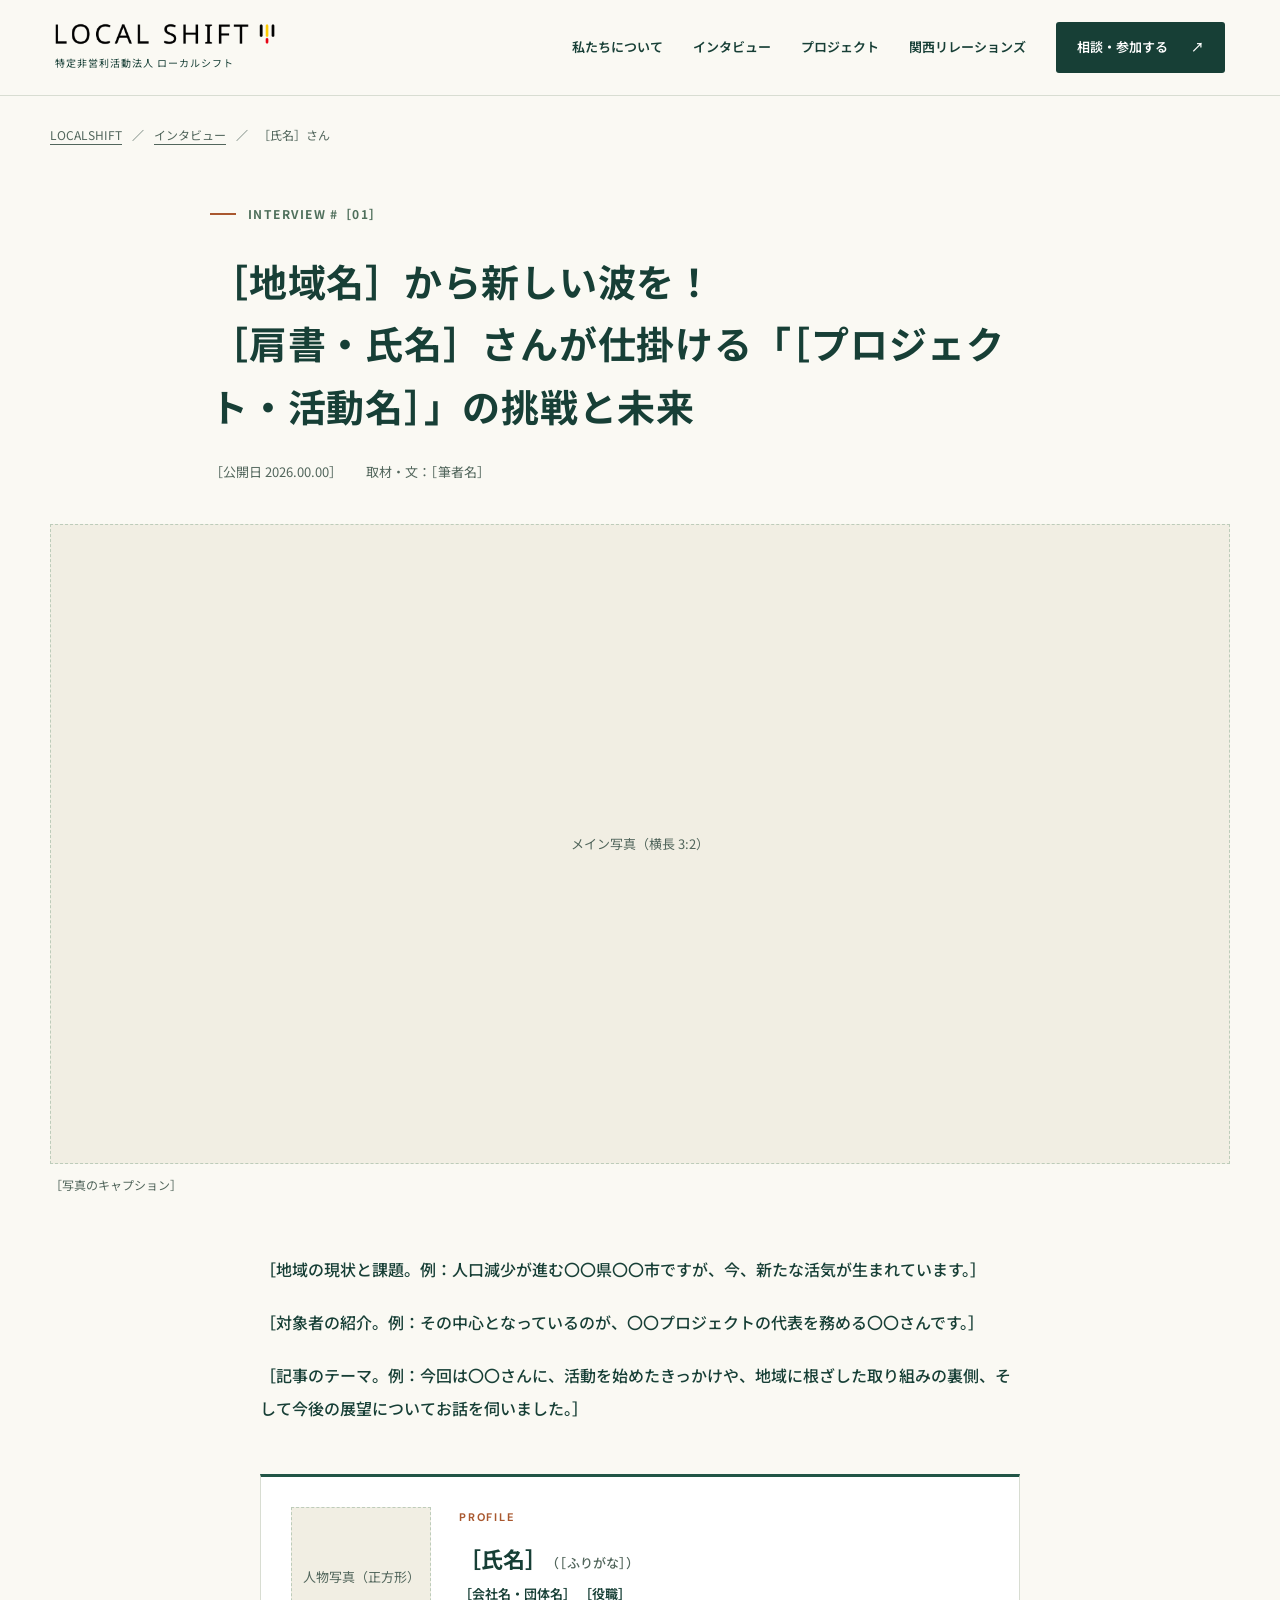
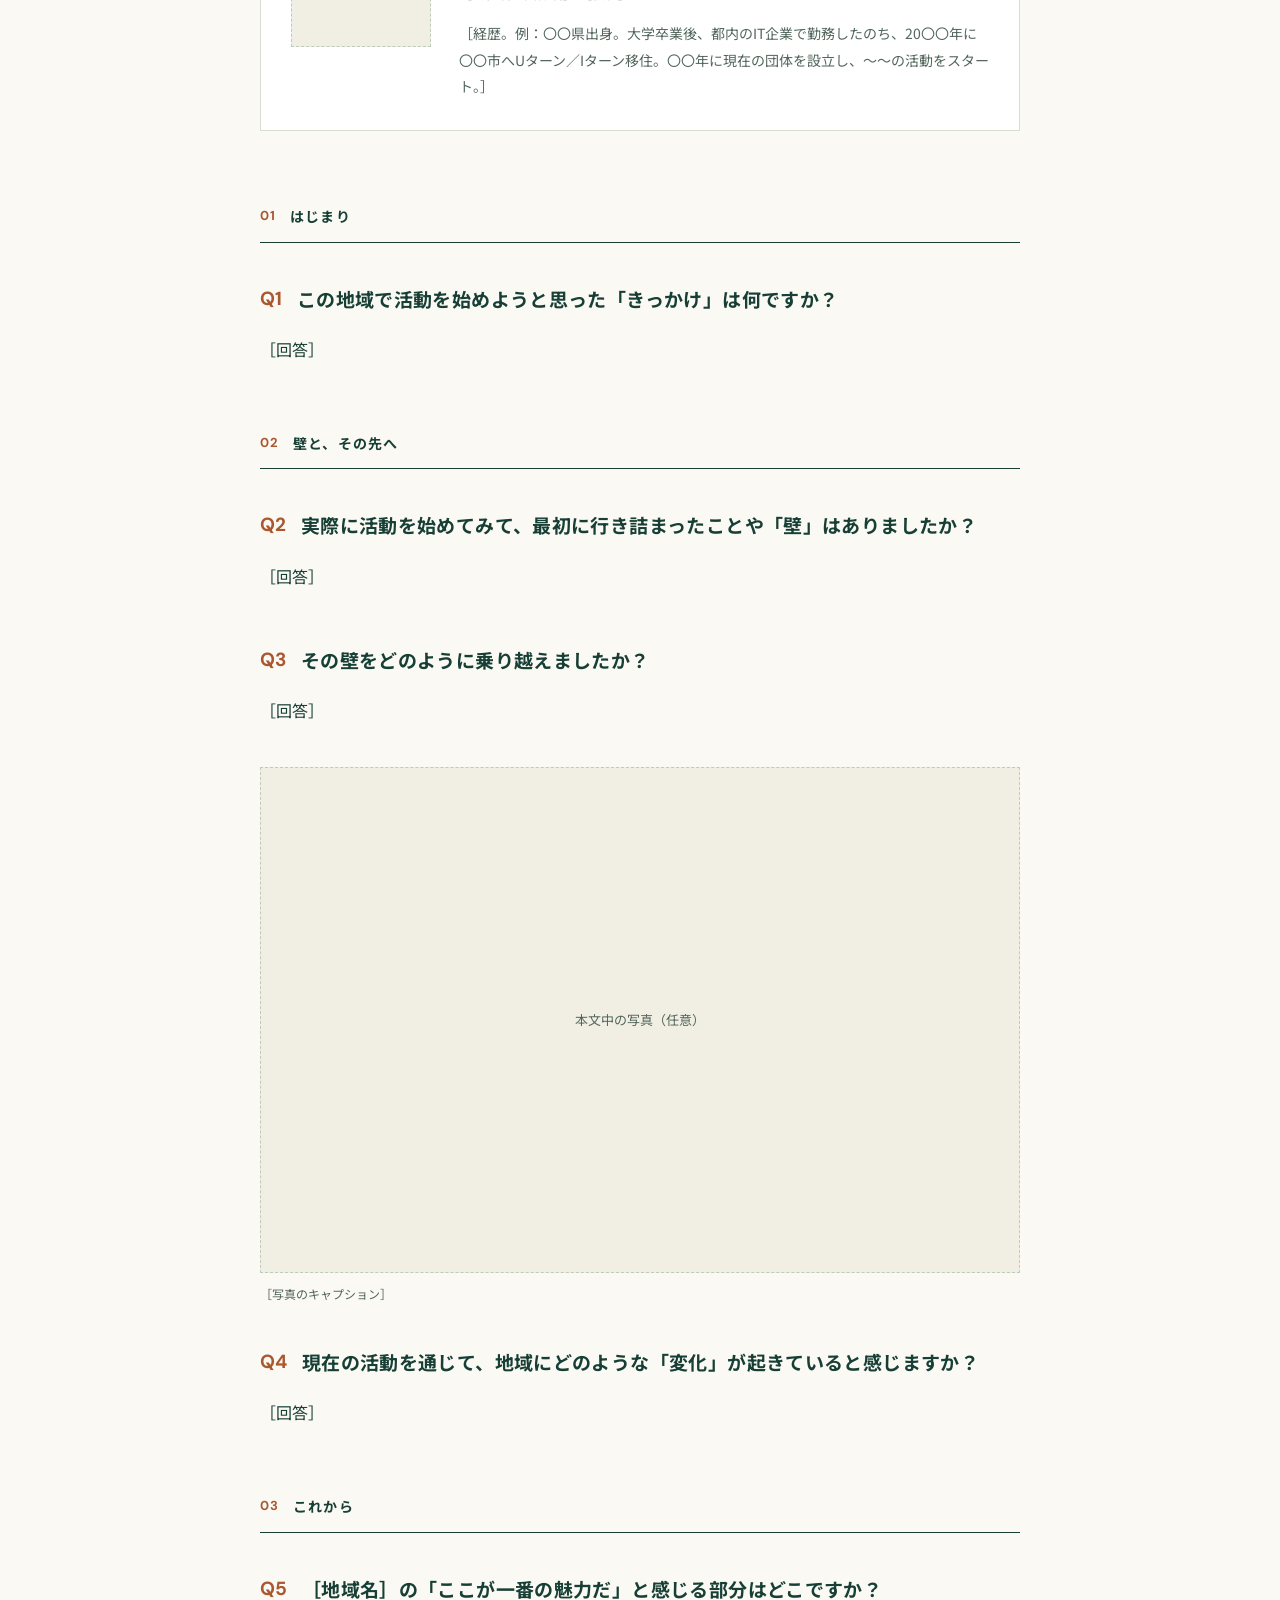
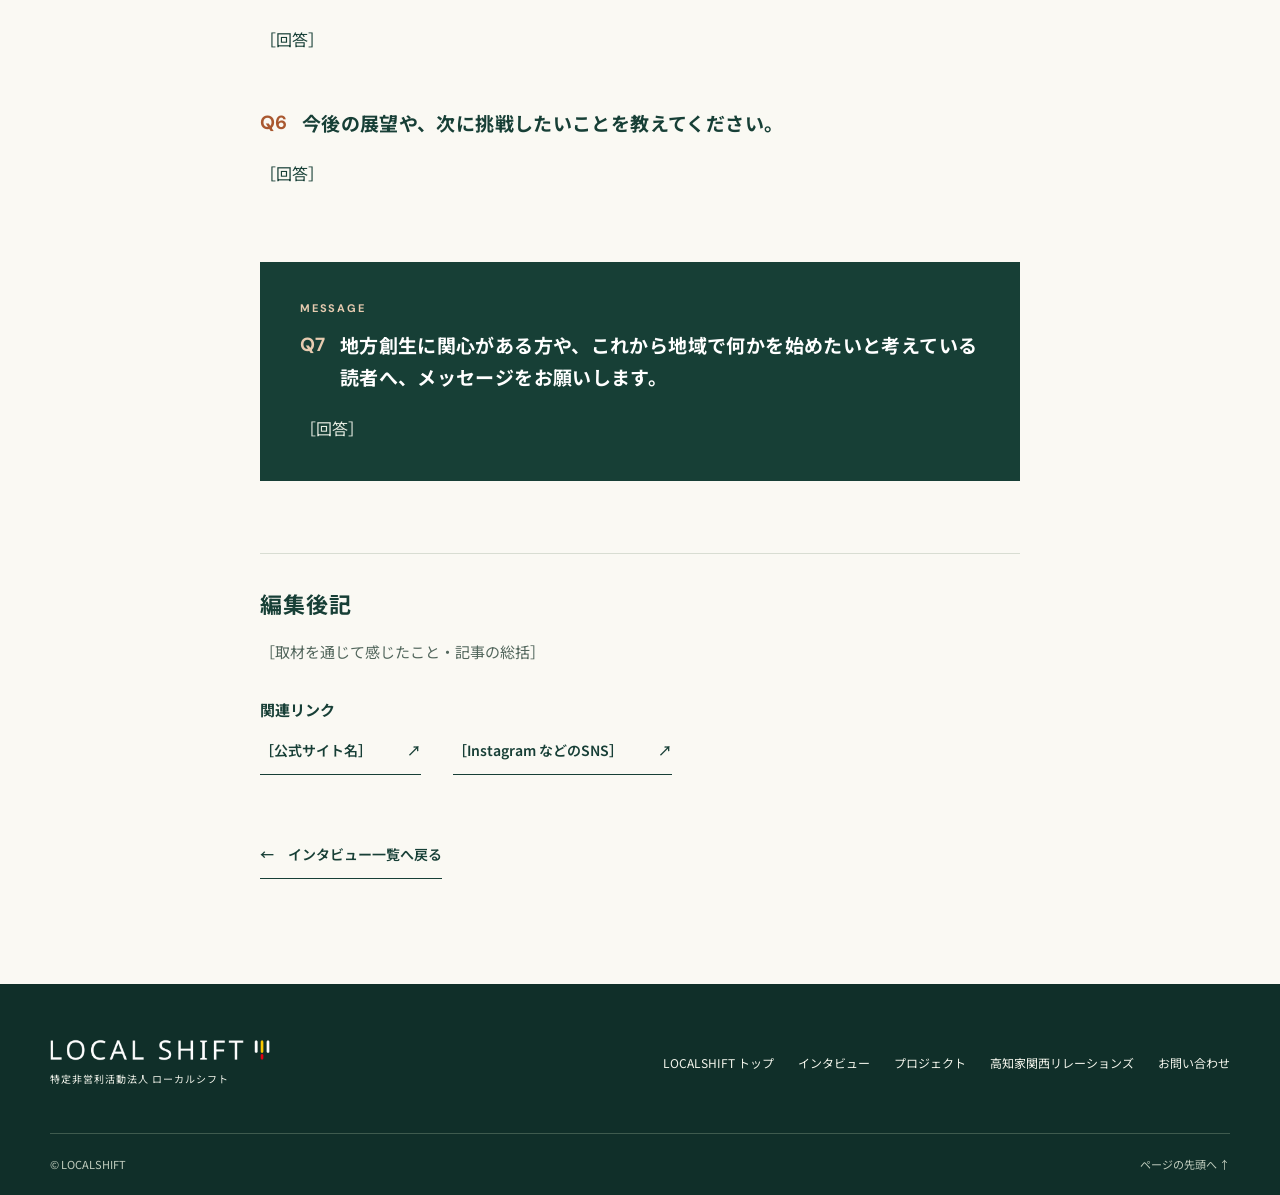
<file: interview-template.html>
<!doctype html>
<!--
  Interview article template (NOT published: excluded from scripts/build.mjs).
  Usage:
    1. Copy this file as interview-01.html (02, 03 ...).
    2. Replace every ［...］ placeholder. Guidance is written in HTML comments.
    3. Remove <meta name="robots" content="noindex">.
    4. Add the file and its photos to scripts/build.mjs, and add a card to the list.
  Two series use this template:
    - LOCALSHIFT "高知で活躍する人に、会いに行く" (default): list = interviews.html
    - 高知家関西リレーションズ "関西で活躍する高知の人に、会いに行く": list = #interview in kansai-relations.html.
      Change the breadcrumb middle link to kansai-relations.html (高知家関西リレーションズ),
      the eyebrow to "高知家関西リレーションズ INTERVIEW #01", and the back link to kansai-relations.html#interview.
-->
<html lang="ja">
<head>
  <meta charset="utf-8">
  <meta name="viewport" content="width=device-width, initial-scale=1">
  <meta name="robots" content="noindex">
  <meta name="description" content="［記事の要約。誰が・どこで・何をしているかを1〜2文で］">
  <meta name="theme-color" content="#173f36">
  <title>［氏名］さんインタビュー｜LOCALSHIFT</title>
  <link rel="icon" href="favicon.svg" type="image/svg+xml">
  <link rel="stylesheet" href="style.css">
  <script src="site.js" defer></script>
</head>
<body>
  <a class="skip-link" href="#main">本文へ移動</a>
  <header class="site-header">
    <a class="brand" href="index.html" aria-label="LOCALSHIFT トップへ"><img class="brand-logo" src="assets/logo.png" width="354" height="36" alt="LOCAL SHIFT"><span class="brand-sub">特定非営利活動法人 ローカルシフト</span></a>
    <nav class="desktop-nav" aria-label="メインナビゲーション"><a href="index.html#about">私たちについて</a><a href="interviews.html">インタビュー</a><a href="index.html#news">プロジェクト</a><a href="kansai-relations.html">関西リレーションズ</a><a href="index.html#contact" class="nav-contact">相談・参加する <span aria-hidden="true">↗</span></a></nav>
    <details class="mobile-nav"><summary>メニュー <span aria-hidden="true">＋</span></summary><nav aria-label="モバイルナビゲーション"><a href="index.html">LOCALSHIFT トップ</a><a href="interviews.html">インタビュー一覧</a><a href="index.html#news">プロジェクト</a><a href="kansai-relations.html">高知家関西リレーションズ</a><a href="index.html#contact">相談・参加する</a></nav></details>
  </header>
  <main id="main">
    <nav class="breadcrumb wrap" aria-label="パンくずリスト"><a href="index.html">LOCALSHIFT</a><span aria-hidden="true">／</span><a href="interviews.html">インタビュー</a><span aria-hidden="true">／</span><span aria-current="page">［氏名］さん</span></nav>

    <article class="interview-article" id="top">
      <header class="interview-header wrap">
        <p class="eyebrow"><span class="small-line"></span> INTERVIEW #［01］</p>
        <!-- Title pattern: ［地域名］から新しい波を！［肩書・氏名］さんが仕掛ける「［プロジェクト・活動名］」の挑戦と未来 -->
        <h1>［地域名］から新しい波を！<br>［肩書・氏名］さんが仕掛ける「［プロジェクト・活動名］」の挑戦と未来</h1>
        <p class="interview-byline"><time datetime="2026-00-00">［公開日 2026.00.00］</time><span>取材・文：［筆者名］</span></p>
      </header>

      <!-- Main photo: landscape 3:2. Replace the div with <img src="assets/interviews/01/main.jpg" width="1500" height="1000" alt="［写真の説明］"> -->
      <figure class="interview-main-photo wrap"><div class="photo-placeholder">メイン写真（横長 3:2）</div><figcaption>［写真のキャプション］</figcaption></figure>

      <div class="interview-body wrap">
        <!-- 1. Lead: regional situation -> who -> theme of this article -->
        <div class="interview-lead">
          <p>［地域の現状と課題。例：人口減少が進む〇〇県〇〇市ですが、今、新たな活気が生まれています。］</p>
          <p>［対象者の紹介。例：その中心となっているのが、〇〇プロジェクトの代表を務める〇〇さんです。］</p>
          <p>［記事のテーマ。例：今回は〇〇さんに、活動を始めたきっかけや、地域に根ざした取り組みの裏側、そして今後の展望についてお話を伺いました。］</p>
        </div>

        <!-- 2. Profile -->
        <aside class="interview-profile" aria-labelledby="profile-title">
          <!-- Portrait: square. Replace the div with <img src="assets/interviews/01/portrait.jpg" width="600" height="600" alt="［氏名］さん"> -->
          <div class="profile-photo"><div class="photo-placeholder">人物写真（正方形）</div></div>
          <div>
            <p class="profile-label" id="profile-title">PROFILE</p>
            <p class="profile-name">［氏名］<span>（［ふりがな］）</span></p>
            <p class="profile-role">［会社名・団体名］ ［役職］</p>
            <p>［経歴。例：〇〇県出身。大学卒業後、都内のIT企業で勤務したのち、20〇〇年に〇〇市へUターン／Iターン移住。〇〇年に現在の団体を設立し、〜〜の活動をスタート。］</p>
          </div>
        </aside>

        <!-- 3. Q&A: past (Q1) -> present (Q2-Q4) -> future (Q5-Q6) -->
        <section class="interview-qa" aria-label="インタビュー本編">
          <p class="qa-chapter"><span>01</span>はじまり</p>
          <!-- Q1 points: reason for moving, feelings for hometown, formative experience, local issue to solve -->
          <div class="qa-item"><h2><span class="qa-q">Q1</span>この地域で活動を始めようと思った「きっかけ」は何ですか？</h2><p>［回答］</p></div>

          <p class="qa-chapter"><span>02</span>壁と、その先へ</p>
          <!-- Q2 points: funding, lack of people, treated as an outsider, value gaps with residents -->
          <div class="qa-item"><h2><span class="qa-q">Q2</span>実際に活動を始めてみて、最初に行き詰まったことや「壁」はありましたか？</h2><p>［回答］</p></div>
          <!-- Q3 points: turning point, key person, hands-on efforts to involve locals -->
          <div class="qa-item"><h2><span class="qa-q">Q3</span>その壁をどのように乗り越えましたか？</h2><p>［回答］</p></div>

          <!-- Optional photo inside the body. Delete if unused. -->
          <figure class="interview-photo"><div class="photo-placeholder">本文中の写真（任意）</div><figcaption>［写真のキャプション］</figcaption></figure>

          <!-- Q4 points: numbers (sales, new residents) and qualitative change in mindset / atmosphere -->
          <div class="qa-item"><h2><span class="qa-q">Q4</span>現在の活動を通じて、地域にどのような「変化」が起きていると感じますか？</h2><p>［回答］</p></div>

          <p class="qa-chapter"><span>03</span>これから</p>
          <!-- Q5 points: outsider view, rediscovered potential, nature, people -->
          <div class="qa-item"><h2><span class="qa-q">Q5</span>［地域名］の「ここが一番の魅力だ」と感じる部分はどこですか？</h2><p>［回答］</p></div>
          <!-- Q6 points: 3-5 year vision, expansion plans, what the region should become -->
          <div class="qa-item"><h2><span class="qa-q">Q6</span>今後の展望や、次に挑戦したいことを教えてください。</h2><p>［回答］</p></div>
        </section>

        <!-- 4. Message to readers (Q7) -->
        <section class="interview-message" aria-labelledby="message-title">
          <p class="profile-label">MESSAGE</p>
          <h2 id="message-title"><span class="qa-q">Q7</span>地方創生に関心がある方や、これから地域で何かを始めたいと考えている読者へ、メッセージをお願いします。</h2>
          <!-- Points: a push forward, advice for taking action, "come visit 〇〇 first" -->
          <p>［回答］</p>
        </section>

        <!-- 5. Editor's note + related links -->
        <section class="interview-afterword" aria-labelledby="afterword-title">
          <h2 id="afterword-title">編集後記</h2>
          <p>［取材を通じて感じたこと・記事の総括］</p>
          <h3>関連リンク</h3>
          <ul class="interview-links">
            <li><a class="text-link" href="https://example.com/" target="_blank" rel="noopener noreferrer">［公式サイト名］ <span aria-hidden="true">↗</span><span class="sr-only">（新しいタブで開きます）</span></a></li>
            <li><a class="text-link" href="https://example.com/" target="_blank" rel="noopener noreferrer">［Instagram などのSNS］ <span aria-hidden="true">↗</span><span class="sr-only">（新しいタブで開きます）</span></a></li>
          </ul>
        </section>

        <a class="text-link interview-back" href="interviews.html"><span aria-hidden="true">←</span> インタビュー一覧へ戻る</a>
      </div>
    </article>
  </main>

  <footer class="footer"><div class="wrap footer-main"><a class="brand" href="index.html"><img class="brand-logo" src="assets/logo-white.png" width="354" height="36" alt="LOCAL SHIFT"><span class="brand-sub">特定非営利活動法人 ローカルシフト</span></a><nav class="footer-links" aria-label="フッターナビゲーション"><a href="index.html">LOCALSHIFT トップ</a><a href="interviews.html">インタビュー</a><a href="index.html#news">プロジェクト</a><a href="kansai-relations.html">高知家関西リレーションズ</a><a href="index.html#contact">お問い合わせ</a></nav></div><div class="wrap footer-bottom"><span>© LOCALSHIFT</span><a href="#top">ページの先頭へ ↑</a></div></footer>
</body>
</html>
</file>
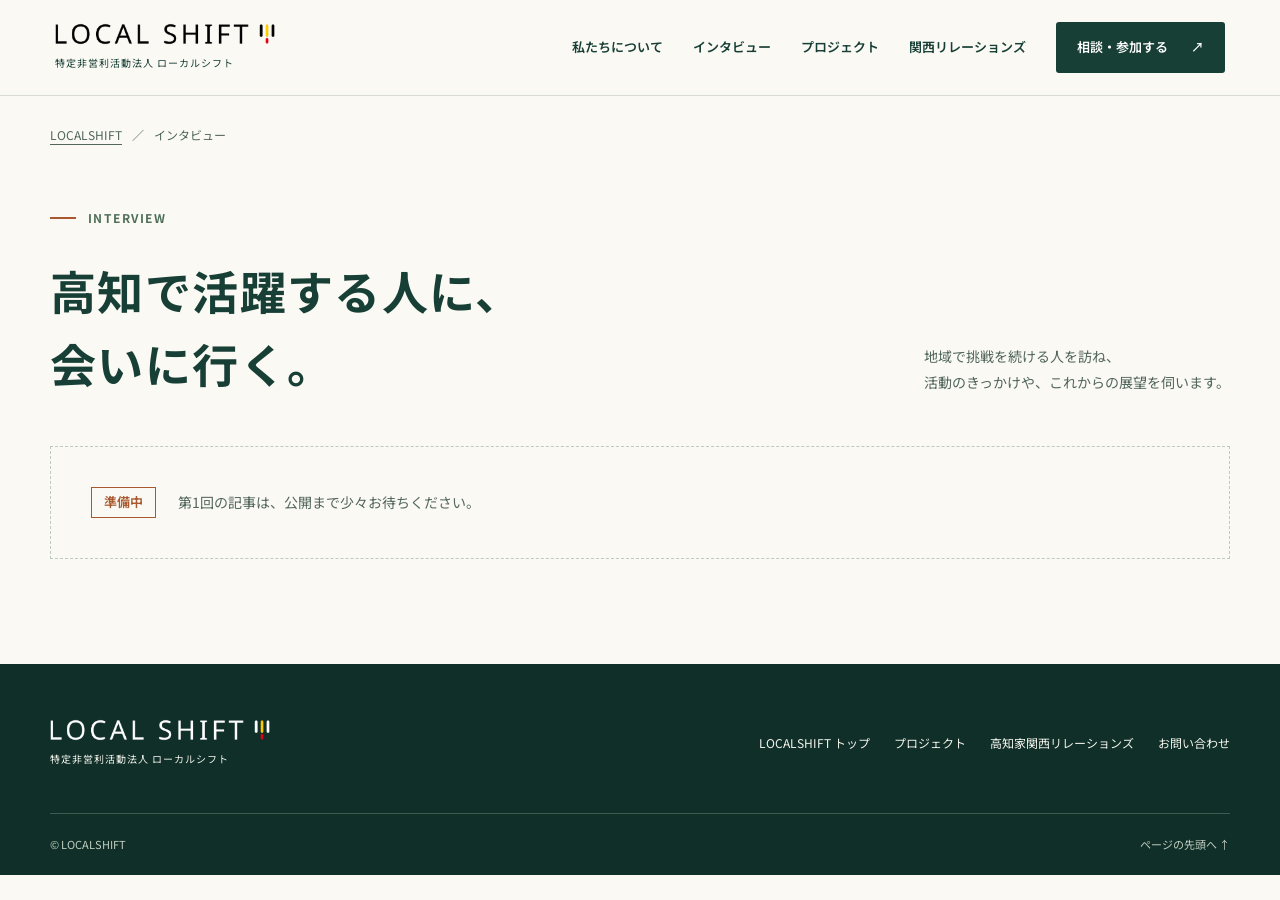
<file: interviews.html>
<!doctype html>
<html lang="ja">
<head>
  <meta charset="utf-8">
  <meta name="viewport" content="width=device-width, initial-scale=1">
  <meta name="description" content="高知で活躍する人を取材した、NPO法人 LOCALSHIFTのインタビュー記事一覧です。">
  <meta name="theme-color" content="#173f36">
  <title>インタビュー｜LOCALSHIFT</title>
  <link rel="icon" href="favicon.svg" type="image/svg+xml">
  <link rel="stylesheet" href="style.css">
  <script src="site.js" defer></script>
</head>
<body>
  <a class="skip-link" href="#main">本文へ移動</a>
  <header class="site-header">
    <a class="brand" href="index.html" aria-label="LOCALSHIFT トップへ"><img class="brand-logo" src="assets/logo.png" width="354" height="36" alt="LOCAL SHIFT"><span class="brand-sub">特定非営利活動法人 ローカルシフト</span></a>
    <nav class="desktop-nav" aria-label="メインナビゲーション"><a href="index.html#about">私たちについて</a><a href="interviews.html" aria-current="page">インタビュー</a><a href="index.html#news">プロジェクト</a><a href="kansai-relations.html">関西リレーションズ</a><a href="index.html#contact" class="nav-contact">相談・参加する <span aria-hidden="true">↗</span></a></nav>
    <details class="mobile-nav"><summary>メニュー <span aria-hidden="true">＋</span></summary><nav aria-label="モバイルナビゲーション"><a href="index.html">LOCALSHIFT トップ</a><a href="index.html#news">プロジェクト</a><a href="kansai-relations.html">高知家関西リレーションズ</a><a href="index.html#contact">相談・参加する</a></nav></details>
  </header>
  <main id="main">
    <nav class="breadcrumb wrap" aria-label="パンくずリスト"><a href="index.html">LOCALSHIFT</a><span aria-hidden="true">／</span><span aria-current="page">インタビュー</span></nav>

    <section class="interview-index section wrap" id="top" aria-labelledby="page-title">
      <div class="section-heading"><div><p class="eyebrow"><span class="small-line"></span> INTERVIEW</p><h1 id="page-title">高知で活躍する人に、<br>会いに行く。</h1></div><p>地域で挑戦を続ける人を訪ね、<br>活動のきっかけや、これからの展望を伺います。</p></div>

      <div class="interview-coming"><span class="interview-status">準備中</span><p>第1回の記事は、公開まで少々お待ちください。</p></div>

      <!--
        When an article is published, remove .interview-coming above and add cards here:
        <ul class="interview-list">
          <li><a class="interview-card" href="interview-01.html"><span class="interview-card-photo"><img src="assets/interviews/01/main.jpg" width="1500" height="1000" loading="lazy" alt=""></span><span class="interview-card-body"><span class="interview-card-no">#01</span><span class="interview-card-title">［記事タイトル］</span><span class="interview-card-name">［所属・肩書］ ［氏名］さん</span><span class="interview-card-more">記事を読む <span aria-hidden="true">→</span></span></span></a></li>
        </ul>
      -->
    </section>
  </main>

  <footer class="footer"><div class="wrap footer-main"><a class="brand" href="index.html"><img class="brand-logo" src="assets/logo-white.png" width="354" height="36" alt="LOCAL SHIFT"><span class="brand-sub">特定非営利活動法人 ローカルシフト</span></a><nav class="footer-links" aria-label="フッターナビゲーション"><a href="index.html">LOCALSHIFT トップ</a><a href="index.html#news">プロジェクト</a><a href="kansai-relations.html">高知家関西リレーションズ</a><a href="index.html#contact">お問い合わせ</a></nav></div><div class="wrap footer-bottom"><span>© LOCALSHIFT</span><a href="#top">ページの先頭へ ↑</a></div></footer>
</body>
</html>
</file>
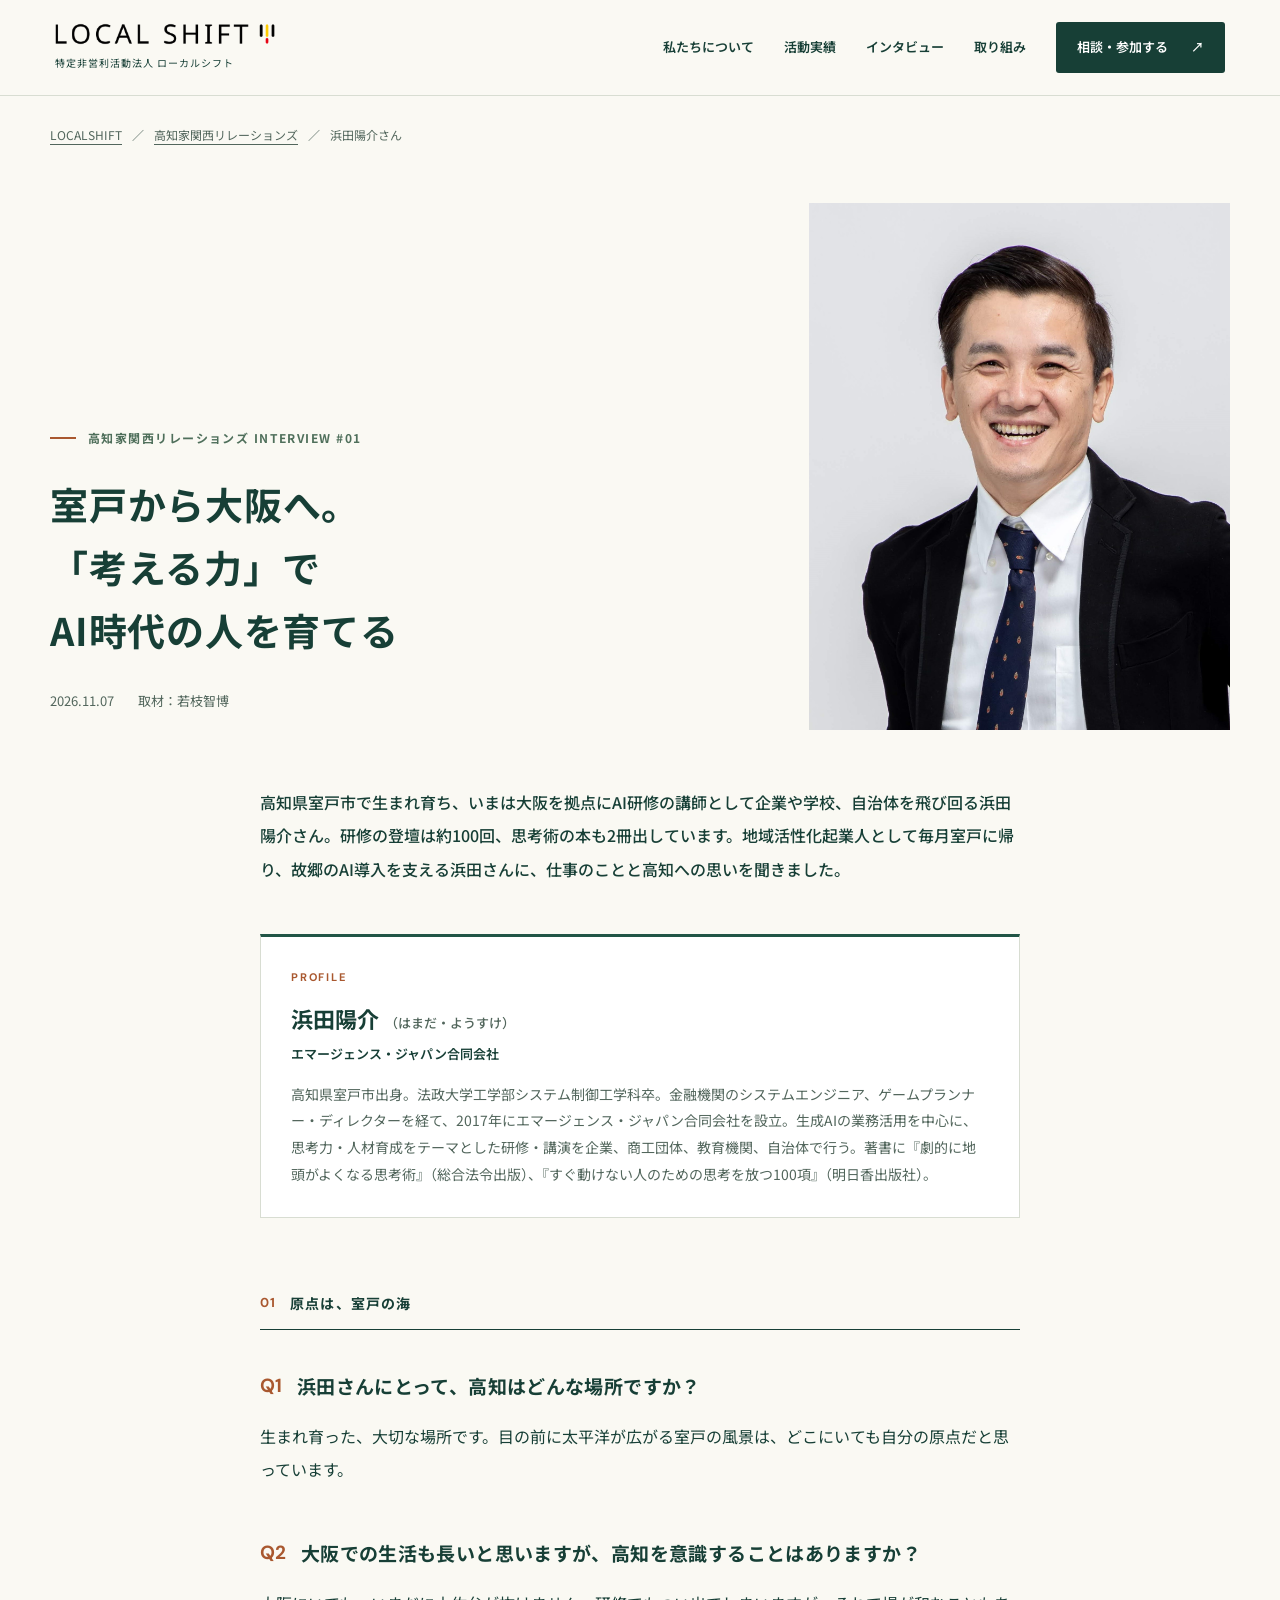
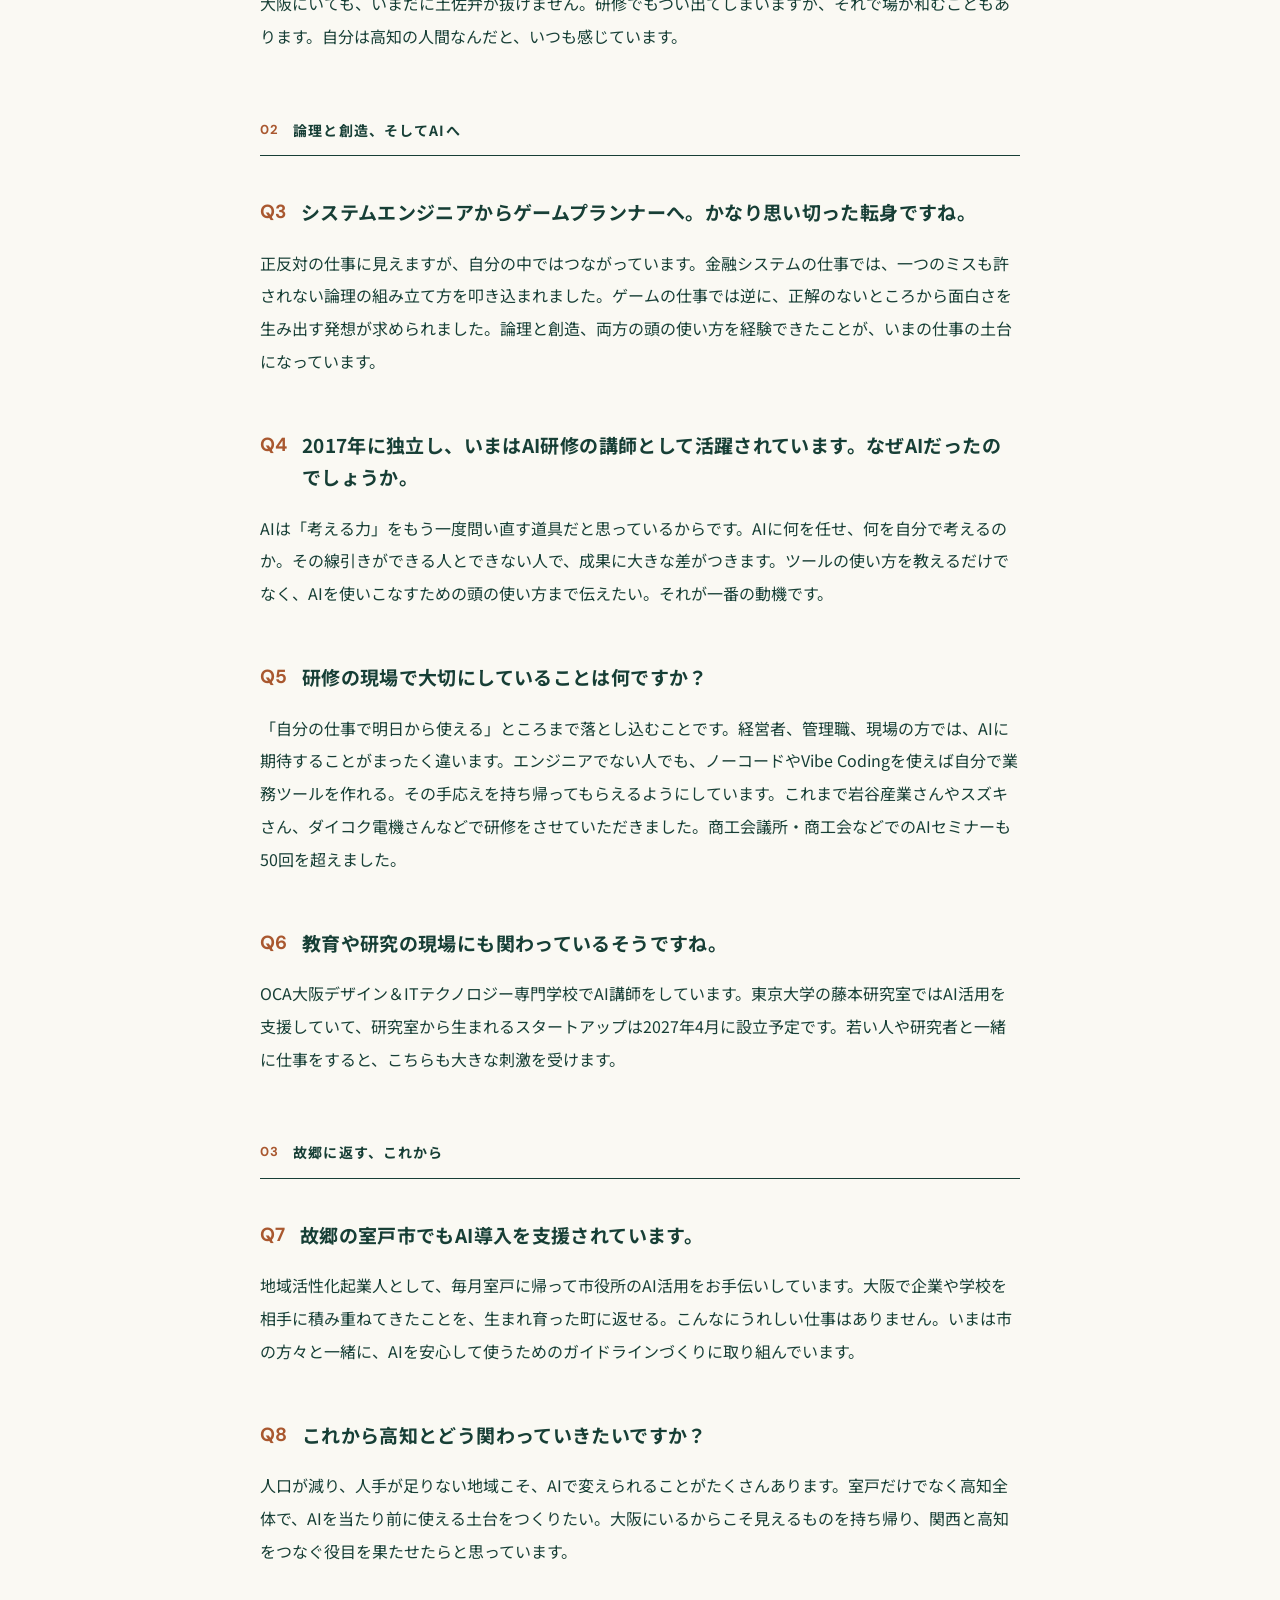
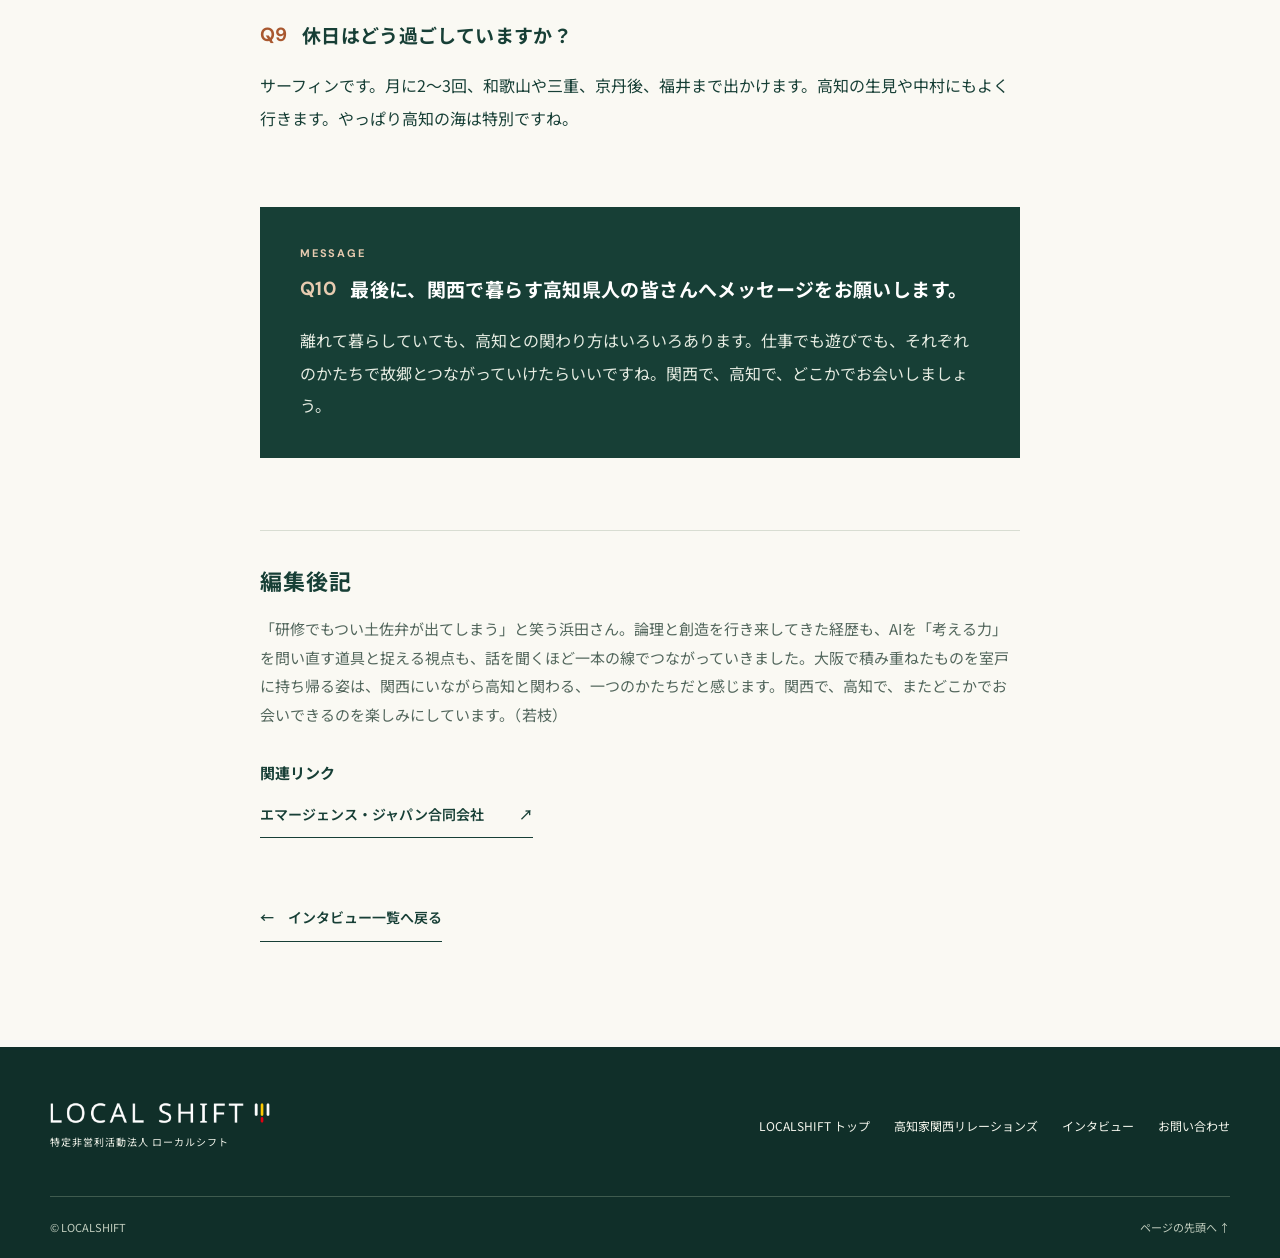
<file: kansai-relations-interview-01.html>
<!doctype html>
<html lang="ja">
<head>
  <meta charset="utf-8">
  <meta name="viewport" content="width=device-width, initial-scale=1">
  <meta name="description" content="高知県室戸市出身、大阪を拠点にAI研修の講師として活躍する浜田陽介さんに、仕事のことと高知への思いを聞きました。高知家関西リレーションズ インタビュー #01。">
  <meta name="theme-color" content="#173f36">
  <title>室戸から大阪へ。「考える力」でAI時代の人を育てる｜浜田陽介さんインタビュー｜LOCALSHIFT</title>
  <link rel="icon" href="favicon.svg" type="image/svg+xml">
  <link rel="stylesheet" href="style.css">
  <script src="site.js" defer></script>
</head>
<body>
  <a class="skip-link" href="#main">本文へ移動</a>
  <header class="site-header">
    <a class="brand" href="index.html" aria-label="LOCALSHIFT トップへ"><img class="brand-logo" src="assets/logo.png" width="354" height="36" alt="LOCAL SHIFT"><span class="brand-sub">特定非営利活動法人 ローカルシフト</span></a>
    <nav class="desktop-nav" aria-label="メインナビゲーション"><a href="index.html#about">私たちについて</a><a href="kansai-relations.html#activity">活動実績</a><a href="kansai-relations.html#interview">インタビュー</a><a href="index.html#projects">取り組み</a><a href="kansai-relations.html#contact" class="nav-contact">相談・参加する <span aria-hidden="true">↗</span></a></nav>
    <details class="mobile-nav"><summary>メニュー <span aria-hidden="true">＋</span></summary><nav aria-label="モバイルナビゲーション"><a href="index.html">LOCALSHIFT トップ</a><a href="kansai-relations.html">高知家関西リレーションズ</a><a href="kansai-relations.html#interview">インタビュー一覧</a><a href="kansai-relations.html#contact">相談・参加する</a></nav></details>
  </header>
  <main id="main">
    <nav class="breadcrumb wrap" aria-label="パンくずリスト"><a href="index.html">LOCALSHIFT</a><span aria-hidden="true">／</span><a href="kansai-relations.html">高知家関西リレーションズ</a><span aria-hidden="true">／</span><span aria-current="page">浜田陽介さん</span></nav>

    <article class="interview-article" id="top">
      <div class="interview-cover wrap">
        <header class="interview-header">
          <p class="eyebrow"><span class="small-line"></span> 高知家関西リレーションズ INTERVIEW #01</p>
          <h1>室戸から大阪へ。<br>「考える力」で<br>AI時代の人を育てる</h1>
          <p class="interview-byline"><time datetime="2026-11-07">2026.11.07</time><span>取材：若枝智博</span></p>
        </header>
        <figure class="interview-portrait"><img src="interview01/hamada.jpg" width="1582" height="1965" fetchpriority="high" alt="笑顔の浜田陽介さん"></figure>
      </div>

      <div class="interview-body wrap">
        <div class="interview-lead">
          <p>高知県室戸市で生まれ育ち、いまは大阪を拠点にAI研修の講師として企業や学校、自治体を飛び回る浜田陽介さん。研修の登壇は約100回、思考術の本も2冊出しています。地域活性化起業人として毎月室戸に帰り、故郷のAI導入を支える浜田さんに、仕事のことと高知への思いを聞きました。</p>
        </div>

        <aside class="interview-profile interview-profile-text" aria-labelledby="profile-title">
          <div>
            <p class="profile-label" id="profile-title">PROFILE</p>
            <p class="profile-name">浜田陽介<span>（はまだ・ようすけ）</span></p>
            <p class="profile-role">エマージェンス・ジャパン合同会社</p>
            <p>高知県室戸市出身。法政大学工学部システム制御工学科卒。金融機関のシステムエンジニア、ゲームプランナー・ディレクターを経て、2017年にエマージェンス・ジャパン合同会社を設立。生成AIの業務活用を中心に、思考力・人材育成をテーマとした研修・講演を企業、商工団体、教育機関、自治体で行う。著書に『劇的に地頭がよくなる思考術』（総合法令出版）、『すぐ動けない人のための思考を放つ100項』（明日香出版社）。</p>
          </div>
        </aside>

        <section class="interview-qa" aria-label="インタビュー本編">
          <p class="qa-chapter"><span>01</span>原点は、室戸の海</p>
          <div class="qa-item"><h2><span class="qa-q">Q1</span>浜田さんにとって、高知はどんな場所ですか？</h2><p>生まれ育った、大切な場所です。目の前に太平洋が広がる室戸の風景は、どこにいても自分の原点だと思っています。</p></div>
          <div class="qa-item"><h2><span class="qa-q">Q2</span>大阪での生活も長いと思いますが、高知を意識することはありますか？</h2><p>大阪にいても、いまだに土佐弁が抜けません。研修でもつい出てしまいますが、それで場が和むこともあります。自分は高知の人間なんだと、いつも感じています。</p></div>

          <p class="qa-chapter"><span>02</span>論理と創造、そしてAIへ</p>
          <div class="qa-item"><h2><span class="qa-q">Q3</span>システムエンジニアからゲームプランナーへ。かなり思い切った転身ですね。</h2><p>正反対の仕事に見えますが、自分の中ではつながっています。金融システムの仕事では、一つのミスも許されない論理の組み立て方を叩き込まれました。ゲームの仕事では逆に、正解のないところから面白さを生み出す発想が求められました。論理と創造、両方の頭の使い方を経験できたことが、いまの仕事の土台になっています。</p></div>
          <div class="qa-item"><h2><span class="qa-q">Q4</span>2017年に独立し、いまはAI研修の講師として活躍されています。なぜAIだったのでしょうか。</h2><p>AIは「考える力」をもう一度問い直す道具だと思っているからです。AIに何を任せ、何を自分で考えるのか。その線引きができる人とできない人で、成果に大きな差がつきます。ツールの使い方を教えるだけでなく、AIを使いこなすための頭の使い方まで伝えたい。それが一番の動機です。</p></div>
          <div class="qa-item"><h2><span class="qa-q">Q5</span>研修の現場で大切にしていることは何ですか？</h2><p>「自分の仕事で明日から使える」ところまで落とし込むことです。経営者、管理職、現場の方では、AIに期待することがまったく違います。エンジニアでない人でも、ノーコードやVibe Codingを使えば自分で業務ツールを作れる。その手応えを持ち帰ってもらえるようにしています。これまで岩谷産業さんやスズキさん、ダイコク電機さんなどで研修をさせていただきました。商工会議所・商工会などでのAIセミナーも50回を超えました。</p></div>
          <div class="qa-item"><h2><span class="qa-q">Q6</span>教育や研究の現場にも関わっているそうですね。</h2><p>OCA大阪デザイン＆ITテクノロジー専門学校でAI講師をしています。東京大学の藤本研究室ではAI活用を支援していて、研究室から生まれるスタートアップは2027年4月に設立予定です。若い人や研究者と一緒に仕事をすると、こちらも大きな刺激を受けます。</p></div>

          <p class="qa-chapter"><span>03</span>故郷に返す、これから</p>
          <div class="qa-item"><h2><span class="qa-q">Q7</span>故郷の室戸市でもAI導入を支援されています。</h2><p>地域活性化起業人として、毎月室戸に帰って市役所のAI活用をお手伝いしています。大阪で企業や学校を相手に積み重ねてきたことを、生まれ育った町に返せる。こんなにうれしい仕事はありません。いまは市の方々と一緒に、AIを安心して使うためのガイドラインづくりに取り組んでいます。</p></div>
          <div class="qa-item"><h2><span class="qa-q">Q8</span>これから高知とどう関わっていきたいですか？</h2><p>人口が減り、人手が足りない地域こそ、AIで変えられることがたくさんあります。室戸だけでなく高知全体で、AIを当たり前に使える土台をつくりたい。大阪にいるからこそ見えるものを持ち帰り、関西と高知をつなぐ役目を果たせたらと思っています。</p></div>
          <div class="qa-item"><h2><span class="qa-q">Q9</span>休日はどう過ごしていますか？</h2><p>サーフィンです。月に2〜3回、和歌山や三重、京丹後、福井まで出かけます。高知の生見や中村にもよく行きます。やっぱり高知の海は特別ですね。</p></div>
        </section>

        <section class="interview-message" aria-labelledby="message-title">
          <p class="profile-label">MESSAGE</p>
          <h2 id="message-title"><span class="qa-q">Q10</span>最後に、関西で暮らす高知県人の皆さんへメッセージをお願いします。</h2>
          <p>離れて暮らしていても、高知との関わり方はいろいろあります。仕事でも遊びでも、それぞれのかたちで故郷とつながっていけたらいいですね。関西で、高知で、どこかでお会いしましょう。</p>
        </section>

        <section class="interview-afterword" aria-labelledby="afterword-title">
          <h2 id="afterword-title">編集後記</h2>
          <p>「研修でもつい土佐弁が出てしまう」と笑う浜田さん。論理と創造を行き来してきた経歴も、AIを「考える力」を問い直す道具と捉える視点も、話を聞くほど一本の線でつながっていきました。大阪で積み重ねたものを室戸に持ち帰る姿は、関西にいながら高知と関わる、一つのかたちだと感じます。関西で、高知で、またどこかでお会いできるのを楽しみにしています。（若枝）</p>
          <h3>関連リンク</h3>
          <ul class="interview-links">
            <li><a class="text-link" href="https://emergence-japan.com/" target="_blank" rel="noopener noreferrer">エマージェンス・ジャパン合同会社 <span aria-hidden="true">↗</span><span class="sr-only">（新しいタブで開きます）</span></a></li>
          </ul>
        </section>

        <a class="text-link interview-back" href="kansai-relations.html#interview"><span aria-hidden="true">←</span> インタビュー一覧へ戻る</a>
      </div>
    </article>
  </main>

  <footer class="footer"><div class="wrap footer-main"><a class="brand" href="index.html"><img class="brand-logo" src="assets/logo-white.png" width="354" height="36" alt="LOCAL SHIFT"><span class="brand-sub">特定非営利活動法人 ローカルシフト</span></a><nav class="footer-links" aria-label="フッターナビゲーション"><a href="index.html">LOCALSHIFT トップ</a><a href="kansai-relations.html">高知家関西リレーションズ</a><a href="kansai-relations.html#interview">インタビュー</a><a href="kansai-relations.html#contact">お問い合わせ</a></nav></div><div class="wrap footer-bottom"><span>© LOCALSHIFT</span><a href="#top">ページの先頭へ ↑</a></div></footer>
</body>
</html>
</file>
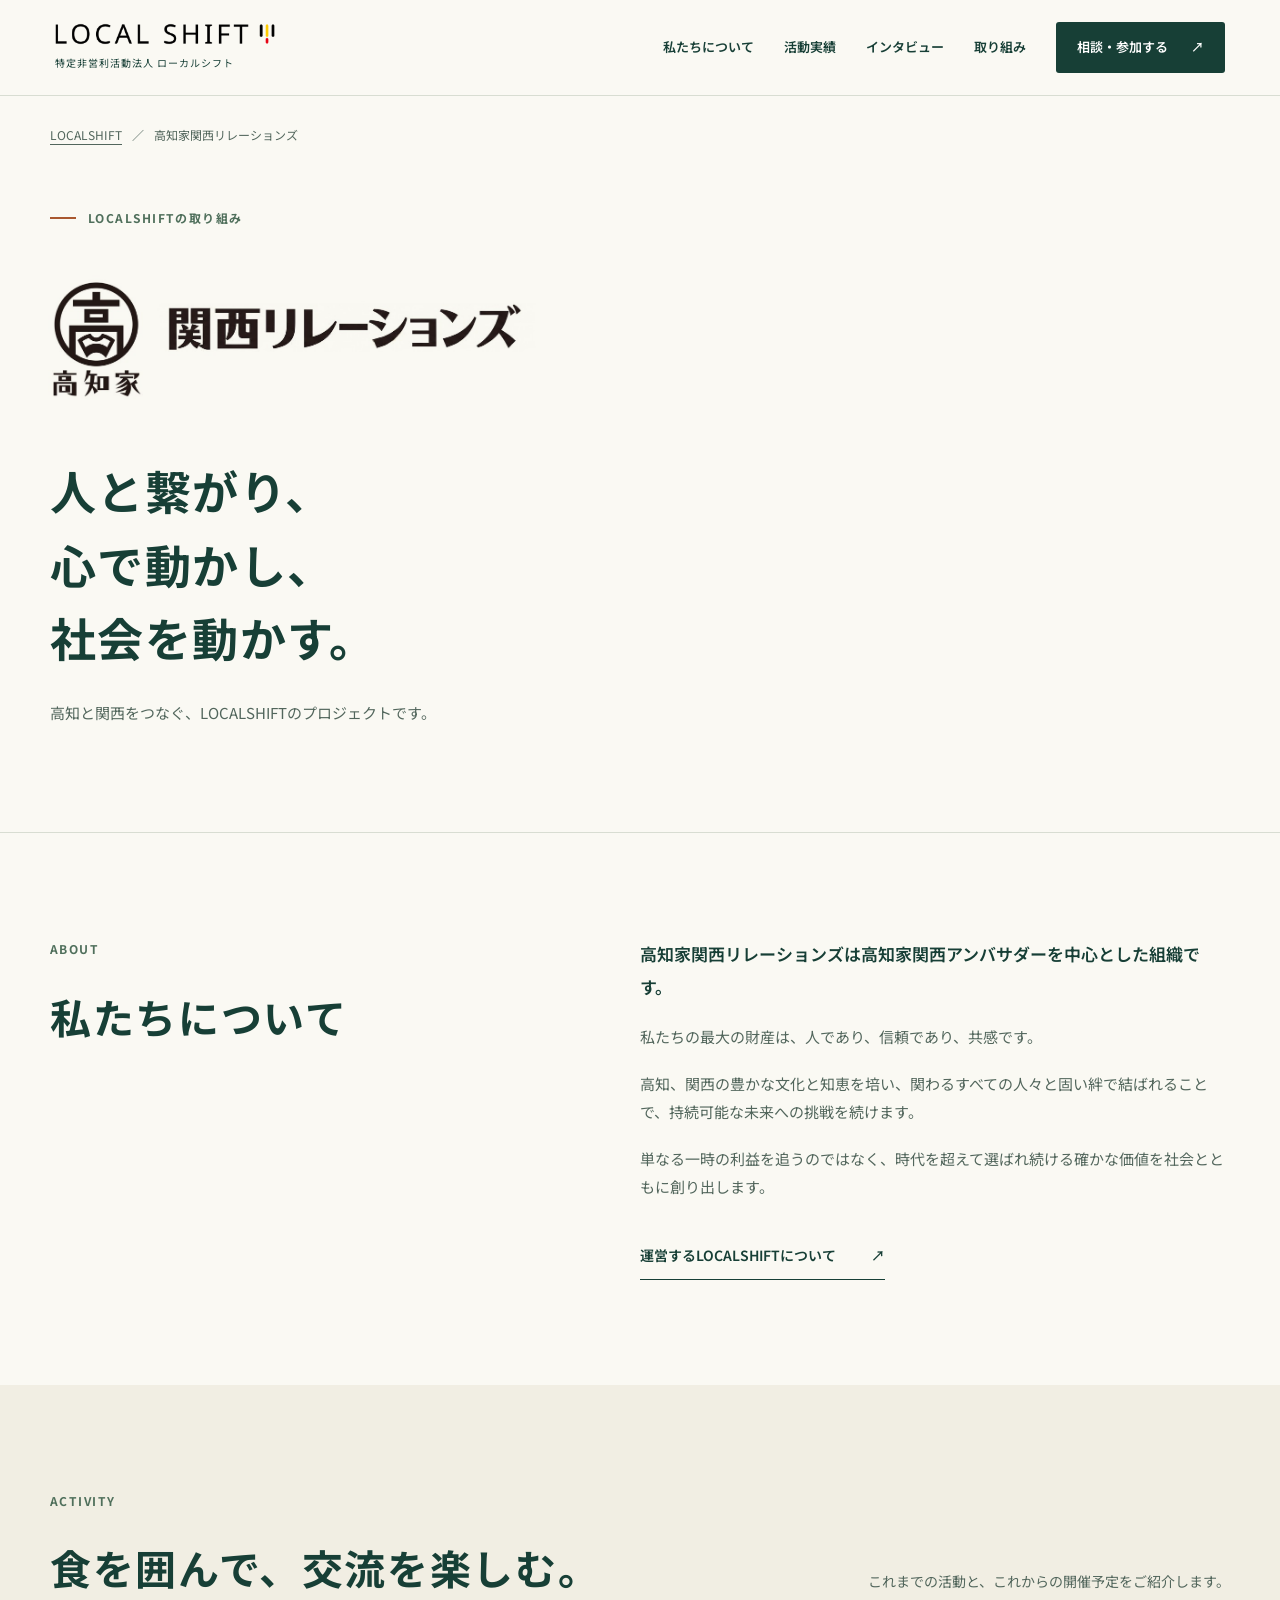
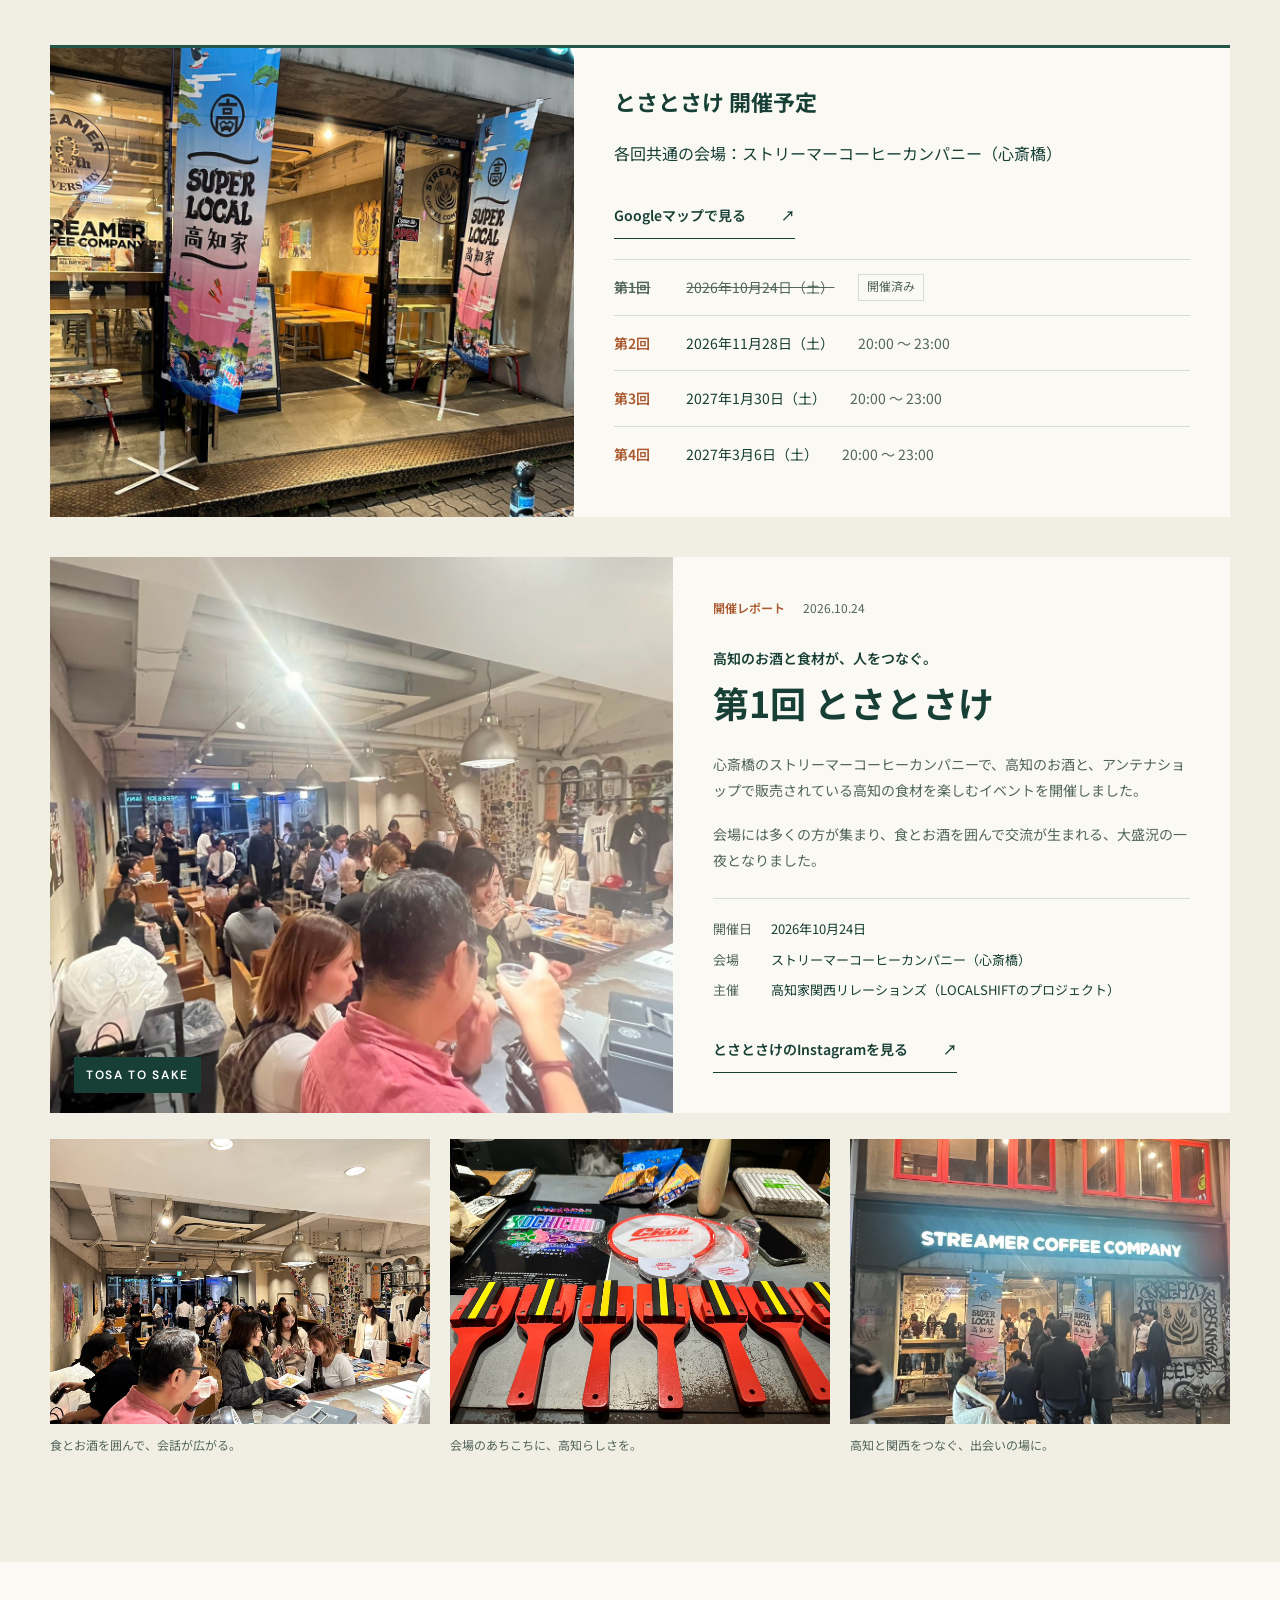
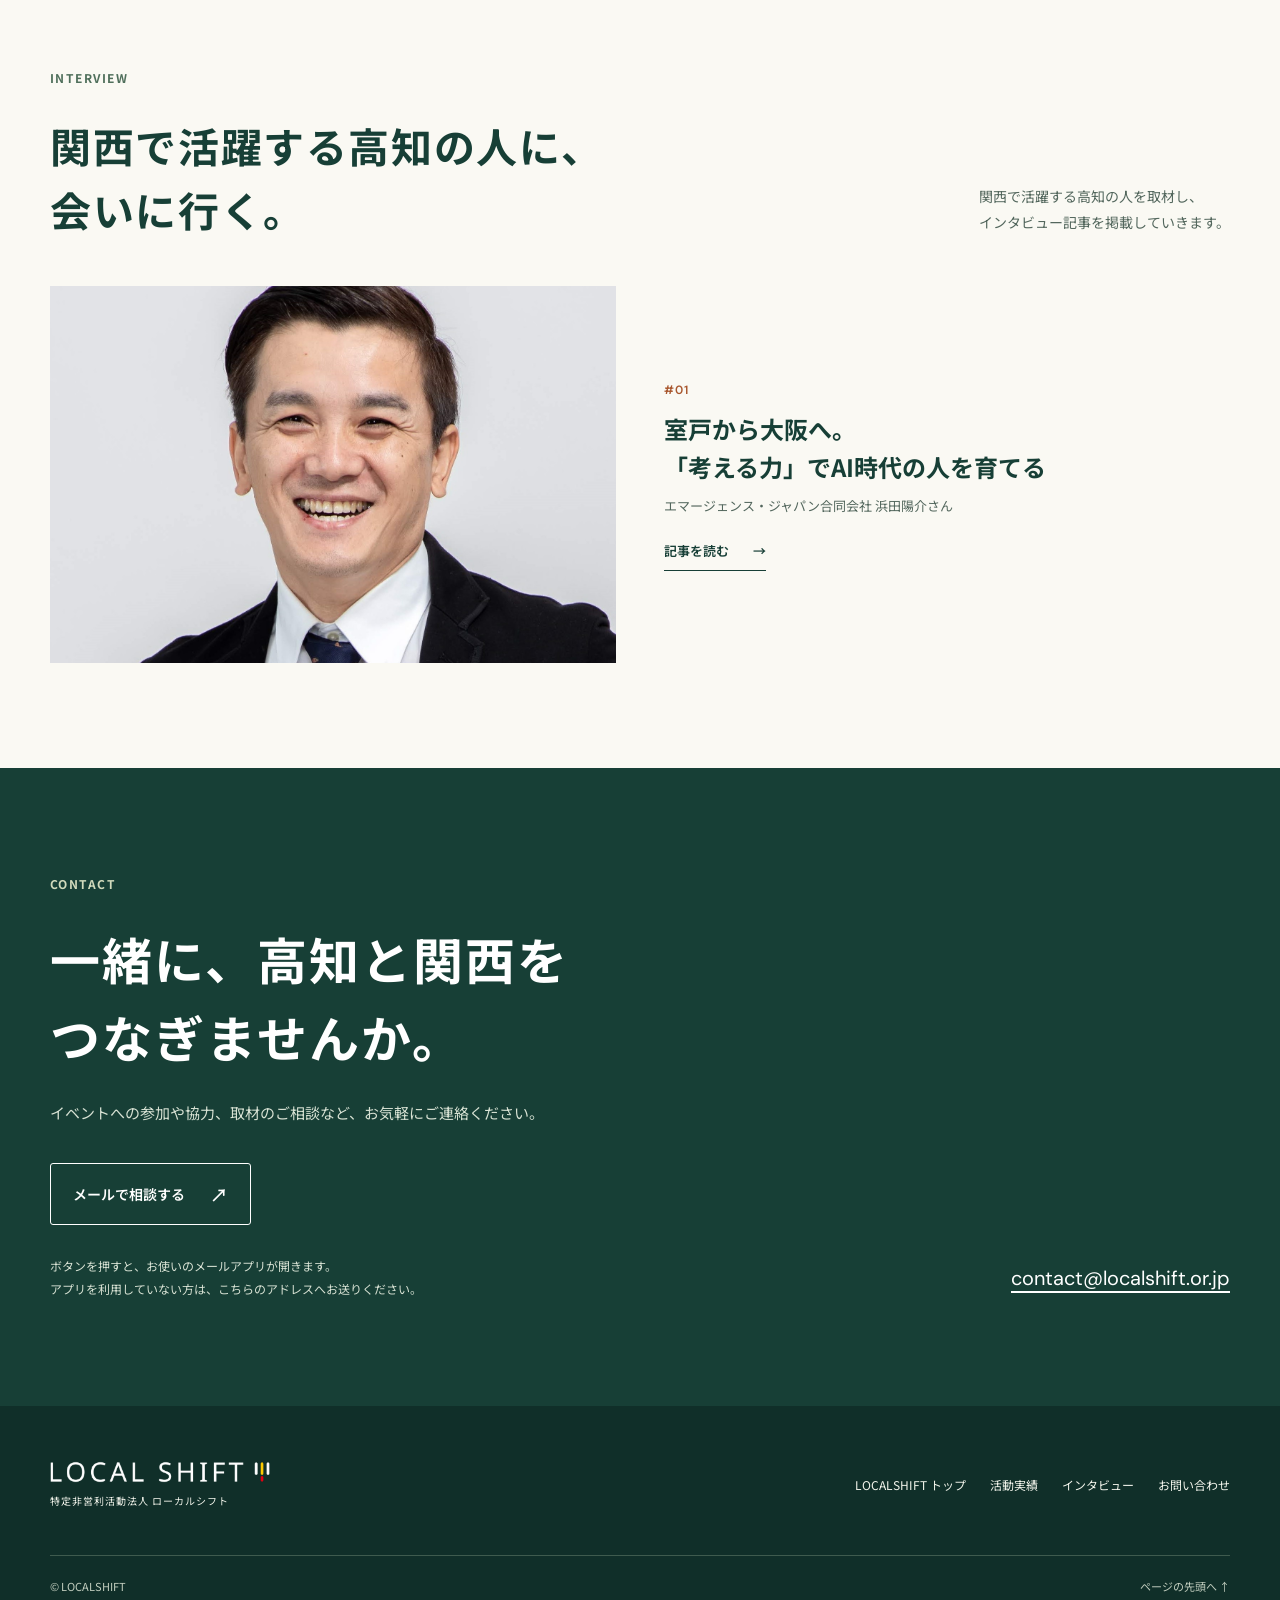
<file: kansai-relations.html>
<!doctype html>
<html lang="ja">
<head>
  <meta charset="utf-8">
  <meta name="viewport" content="width=device-width, initial-scale=1">
  <meta name="description" content="高知家関西リレーションズは、NPO法人 LOCALSHIFTの取り組みの一つです。高知家関西アンバサダーを中心に、高知と関西の人と人をつなぎます。">
  <meta name="theme-color" content="#173f36">
  <title>高知家関西リレーションズ｜LOCALSHIFT</title>
  <link rel="icon" href="favicon.svg" type="image/svg+xml">
  <link rel="stylesheet" href="style.css">
  <script src="site.js" defer></script>
</head>
<body>
  <a class="skip-link" href="#main">本文へ移動</a>
  <header class="site-header">
    <a class="brand" href="index.html" aria-label="LOCALSHIFT トップへ"><img class="brand-logo" src="assets/logo.png" width="354" height="36" alt="LOCAL SHIFT"><span class="brand-sub">特定非営利活動法人 ローカルシフト</span></a>
    <nav class="desktop-nav" aria-label="メインナビゲーション"><a href="index.html#about">私たちについて</a><a href="#activity">活動実績</a><a href="#interview">インタビュー</a><a href="index.html#projects">取り組み</a><a href="#contact" class="nav-contact">相談・参加する <span aria-hidden="true">↗</span></a></nav>
    <details class="mobile-nav"><summary>メニュー <span aria-hidden="true">＋</span></summary><nav aria-label="モバイルナビゲーション"><a href="index.html">LOCALSHIFT トップ</a><a href="#activity">活動実績</a><a href="#interview">インタビュー</a><a href="index.html#projects">取り組み</a><a href="#contact">相談・参加する</a></nav></details>
  </header>
  <main id="main">
    <nav class="breadcrumb wrap" aria-label="パンくずリスト"><a href="index.html">LOCALSHIFT</a><span aria-hidden="true">／</span><span aria-current="page">高知家関西リレーションズ</span></nav>

    <section class="relations-hero section wrap" id="top" aria-labelledby="page-title"><p class="eyebrow"><span class="small-line"></span> LOCALSHIFTの取り組み</p><h1 id="page-title" class="relations-hero-logo"><img src="関西リレーションズロゴ.jpeg" width="1143" height="361" fetchpriority="high" alt="高知家関西リレーションズ"></h1><p class="relations-hero-catch">人と繋がり、<br>心で動かし、<br>社会を動かす。</p><p class="relations-hero-text">高知と関西をつなぐ、LOCALSHIFTのプロジェクトです。</p></section>

    <section class="relations-about section" id="about" aria-labelledby="about-title"><div class="wrap relations-about-grid"><div><p class="eyebrow">ABOUT</p><h2 id="about-title">私たちについて</h2></div><div class="relations-about-body"><p class="lead">高知家関西リレーションズは高知家関西アンバサダーを中心とした組織です。</p><p>私たちの最大の財産は、人であり、信頼であり、共感です。</p><p>高知、関西の豊かな文化と知恵を培い、関わるすべての人々と固い絆で結ばれることで、持続可能な未来への挑戦を続けます。</p><p>単なる一時の利益を追うのではなく、時代を超えて選ばれ続ける確かな価値を社会とともに創り出します。</p><a class="text-link" href="index.html">運営するLOCALSHIFTについて <span aria-hidden="true">↗</span></a></div></div></section>

    <section class="activity section" id="activity" aria-labelledby="activity-title"><div class="wrap">
      <div class="section-heading"><div><p class="eyebrow">ACTIVITY</p><h2 id="activity-title">食を囲んで、交流を楽しむ。</h2></div><p>これまでの活動と、これからの開催予定をご紹介します。</p></div>
      <section class="event-schedule" aria-labelledby="schedule-title">
        <div class="schedule-photo"><img src="1024tosatosake/LINE_ALBUM_20261025_261027_2.jpg" width="1108" height="1477" loading="lazy" alt="「SUPER LOCAL 高知家」ののぼりが立つ、ストリーマーコーヒーカンパニーの店頭"></div>
        <div class="schedule-body">
        <h3 id="schedule-title">とさとさけ 開催予定</h3>
        <p>各回共通の会場：ストリーマーコーヒーカンパニー（心斎橋）</p>
        <a class="text-link schedule-map" href="https://www.google.com/maps/search/?api=1&amp;query=%E3%82%B9%E3%83%88%E3%83%AA%E3%83%BC%E3%83%9E%E3%83%BC%E3%82%B3%E3%83%BC%E3%83%92%E3%83%BC%E3%82%AB%E3%83%B3%E3%83%91%E3%83%8B%E3%83%BC%20%E5%BF%83%E6%96%8E%E6%A9%8B" target="_blank" rel="noopener noreferrer">Googleマップで見る <span aria-hidden="true">↗</span><span class="sr-only">（新しいタブで開きます）</span></a>
        <dl class="schedule-list">
          <div class="is-past"><dt>第1回</dt><dd><time datetime="2026-10-24">2026年10月24日（土）</time><span class="schedule-status">開催済み</span></dd></div>
          <div><dt>第2回</dt><dd><time datetime="2026-11-28">2026年11月28日（土）</time><span class="schedule-hours"><time datetime="2026-11-28T20:00:00+09:00">20:00</time> ～ <time datetime="2026-11-28T23:00:00+09:00">23:00</time></span></dd></div>
          <div><dt>第3回</dt><dd><time datetime="2027-01-30">2027年1月30日（土）</time><span class="schedule-hours"><time datetime="2027-01-30T20:00:00+09:00">20:00</time> ～ <time datetime="2027-01-30T23:00:00+09:00">23:00</time></span></dd></div>
          <div><dt>第4回</dt><dd><time datetime="2027-03-06">2027年3月6日（土）</time><span class="schedule-hours"><time datetime="2027-03-06T20:00:00+09:00">20:00</time> ～ <time datetime="2027-03-06T23:00:00+09:00">23:00</time></span></dd></div>
        </dl>
        </div>
      </section>
      <article class="event"><div class="event-main-photo"><img src="1024tosatosake/LINE_ALBUM_20261025_261027_6.jpg" width="1280" height="1280" loading="lazy" alt="大勢の参加者で賑わう、第1回とさとさけの会場"><span class="event-photo-label">TOSA TO SAKE</span></div>
        <div class="event-copy"><div class="event-meta"><span>開催レポート</span><time datetime="2026-10-24">2026.10.24</time></div><p class="event-kicker">高知のお酒と食材が、人をつなぐ。</p><h3>第1回 とさとさけ</h3><p>心斎橋のストリーマーコーヒーカンパニーで、高知のお酒と、アンテナショップで販売されている高知の食材を楽しむイベントを開催しました。</p><p>会場には多くの方が集まり、食とお酒を囲んで交流が生まれる、大盛況の一夜となりました。</p><dl class="event-details"><div><dt>開催日</dt><dd>2026年10月24日</dd></div><div><dt>会場</dt><dd>ストリーマーコーヒーカンパニー（心斎橋）</dd></div><div><dt>主催</dt><dd>高知家関西リレーションズ（LOCALSHIFTのプロジェクト）</dd></div></dl><a class="text-link" href="https://www.instagram.com/tosatosake/" target="_blank" rel="noopener noreferrer">とさとさけのInstagramを見る <span aria-hidden="true">↗</span><span class="sr-only">（新しいタブで開きます）</span></a></div>
      </article>
      <div class="photo-gallery"><figure><a href="1024tosatosake/LINE_ALBUM_20261025_261027_5.jpg" target="_blank" rel="noopener noreferrer" aria-label="会場の写真を大きく見る（新しいタブ）"><img src="1024tosatosake/LINE_ALBUM_20261025_261027_5.jpg" width="1477" height="1108" loading="lazy" alt="高知の食とお酒を楽しむ第1回「とさとさけ」で、会話が広がる会場"></a><figcaption>食とお酒を囲んで、会話が広がる。</figcaption></figure><figure><a href="1024tosatosake/LINE_ALBUM_20261025_261027_3.jpg" target="_blank" rel="noopener noreferrer" aria-label="鳴子の写真を大きく見る（新しいタブ）"><img src="1024tosatosake/LINE_ALBUM_20261025_261027_3.jpg" width="1477" height="1108" loading="lazy" alt="会場に並べられた赤い鳴子"></a><figcaption>会場のあちこちに、高知らしさを。</figcaption></figure><figure><a href="1024tosatosake/LINE_ALBUM_20261025_261027_8.jpg" target="_blank" rel="noopener noreferrer" aria-label="会場前の交流風景を大きく見る（新しいタブ）"><img src="1024tosatosake/LINE_ALBUM_20261025_261027_8.jpg" width="1280" height="1280" loading="lazy" alt="第1回とさとさけの会場前で交流する参加者"></a><figcaption>高知と関西をつなぐ、出会いの場に。</figcaption></figure></div>
    </div></section>

    <section class="interview section wrap" id="interview" aria-labelledby="interview-title"><div class="section-heading"><div><p class="eyebrow">INTERVIEW</p><h2 id="interview-title">関西で活躍する高知の人に、<br>会いに行く。</h2></div><p>関西で活躍する高知の人を取材し、<br>インタビュー記事を掲載していきます。</p></div><ul class="interview-list interview-list-feature"><li><a class="interview-card" href="kansai-relations-interview-01.html"><span class="interview-card-photo"><img src="interview01/hamada.jpg" width="1582" height="1965" loading="lazy" alt=""></span><span class="interview-card-body"><span class="interview-card-no">#01</span><span class="interview-card-title">室戸から大阪へ。<br>「考える力」でAI時代の人を育てる</span><span class="interview-card-name">エマージェンス・ジャパン合同会社 浜田陽介さん</span><span class="interview-card-more">記事を読む <span aria-hidden="true">→</span></span></span></a></li></ul></section>

    <section class="contact section" id="contact" aria-labelledby="contact-title"><div class="wrap"><p class="eyebrow">CONTACT</p><h2 id="contact-title">一緒に、高知と関西を<br>つなぎませんか。</h2><p class="contact-intro">イベントへの参加や協力、取材のご相談など、お気軽にご連絡ください。</p><a class="button button-outline relations-contact-button" href="mailto:contact@localshift.or.jp?subject=高知家関西リレーションズについて">メールで相談する <span aria-hidden="true">↗</span></a><div class="contact-email"><p>ボタンを押すと、お使いのメールアプリが開きます。<br>アプリを利用していない方は、こちらのアドレスへお送りください。</p><a href="mailto:contact@localshift.or.jp">contact@localshift.or.jp</a></div></div></section>
  </main>

  <footer class="footer"><div class="wrap footer-main"><a class="brand" href="index.html"><img class="brand-logo" src="assets/logo-white.png" width="354" height="36" alt="LOCAL SHIFT"><span class="brand-sub">特定非営利活動法人 ローカルシフト</span></a><nav class="footer-links" aria-label="フッターナビゲーション"><a href="index.html">LOCALSHIFT トップ</a><a href="#activity">活動実績</a><a href="#interview">インタビュー</a><a href="#contact">お問い合わせ</a></nav></div><div class="wrap footer-bottom"><span>© LOCALSHIFT</span><a href="#top">ページの先頭へ ↑</a></div></footer>
</body>
</html>
</file>
<file: style.css>
@import url('https://fonts.googleapis.com/css2?family=DM+Sans:wght@500;600;700;800&family=Noto+Sans+JP:wght@400;500;600;700;800&display=swap');

:root { --ink: #173f36; --green: #215546; --muted: #52665c; --paper: #faf9f3; --sand: #f1eee3; --orange: #a9582f; --line: #d8ddd2; }
* { box-sizing: border-box; }
html { scroll-behavior: smooth; scroll-padding-top: 100px; }
body { margin: 0; color: var(--ink); background: var(--paper); font-family: 'Noto Sans JP', sans-serif; font-size: 16px; line-height: 1.9; -webkit-font-smoothing: antialiased; }
a { color: inherit; text-decoration: none; }
a:focus-visible, summary:focus-visible { outline: 3px solid var(--orange); outline-offset: 5px; }
img { display: block; max-width: 100%; height: auto; }
p { margin: 0 0 1.2em; }
h1, h2, h3 { margin: 0; line-height: 1.55; font-weight: 700; }
h2 { font-size: clamp(30px, 3.2vw, 43px); letter-spacing: .04em; }
.wrap { width: min(1180px, calc(100% - 96px)); margin-inline: auto; }
.section { padding-block: 105px; }
.eyebrow { display: flex; align-items: center; gap: 12px; font-size: 12px; font-weight: 700; letter-spacing: .12em; color: #4f6f5b; margin: 0 0 24px; }
.small-line { width: 26px; height: 2px; background: var(--orange); }
.sr-only { position: absolute; width: 1px; height: 1px; padding: 0; margin: -1px; overflow: hidden; clip: rect(0,0,0,0); white-space: nowrap; border: 0; }
.skip-link { position: fixed; top: -100px; left: 16px; z-index: 20; padding: 12px 24px; background: white; }
.skip-link:focus { top: 8px; }
.site-header { height: 96px; padding-inline: 4.3%; display: flex; justify-content: space-between; align-items: center; border-bottom: 1px solid var(--line); background: var(--paper); position: sticky; top: 0; z-index: 10; }
.brand { display: inline-flex; flex-direction: column; }
.brand-name { font-family: 'DM Sans', sans-serif; font-size: 29px; font-weight: 800; line-height: 1.05; letter-spacing: -.04em; }
.brand-dot { color: var(--orange); }
.brand-logo { width: 220px; height: auto; }
.brand-sub { font-size: 10px; letter-spacing: .1em; margin-top: 8px; }
.desktop-nav { display: flex; align-items: center; gap: 30px; font-size: 13px; font-weight: 600; }
.desktop-nav a:not(.nav-contact):hover, .footer-links a:hover { text-decoration: underline; text-underline-offset: 6px; }
.nav-contact { background: var(--ink); color: white; padding: 13px 21px; border-radius: 3px; }
.nav-contact span { margin-left: 20px; }
.mobile-nav { display: none; }
.hero { position: relative; padding-block: 110px 90px; border-bottom: 1px solid var(--line); }
.hero h1 { font-size: clamp(40px, 6.2vw, 84px); line-height: 1.5; letter-spacing: .02em; white-space: nowrap; margin-bottom: 56px; }
.hero-foot { display: flex; justify-content: space-between; align-items: end; gap: 40px; padding-top: 32px; border-top: 1px solid var(--line); }
.underline { background: linear-gradient(transparent 75%, #e7cbb0 75%, #e7cbb0 88%, transparent 88%); }
.hero-description { color: var(--muted); font-size: 15px; line-height: 2.1; margin: 0; }
.hero-actions { display: flex; align-items: center; gap: 24px; flex-wrap: wrap; }
.button { display: inline-flex; align-items: center; justify-content: space-between; gap: 25px; border: 1px solid transparent; padding: 16px 22px; font-size: 14px; line-height: 1.6; font-weight: 600; border-radius: 3px; transition: background .2s, transform .2s; }
.button:hover { transform: translateY(-2px); }
.button span { font-size: 18px; }
.button-green { color: white; background: var(--ink); }
.button-green:hover { background: #306450; }
.button-outline { color: var(--ink); border-color: var(--ink); background: transparent; }
.button-outline:hover { background: #e8ecdf; }
.quiet-link { font-size: 14px; padding-block: 12px; font-weight: 600; }
.quiet-link span { margin-left: 9px; color: var(--orange); }
.hero-note { margin: 36px 0 0; font-size: 11px; letter-spacing: .12em; color: #6f7d70; }
.hero-stamp { position: absolute; right: 0; top: 104px; width: 128px; height: 128px; border-radius: 50%; background: #ecd5b0; color: var(--ink); transform: rotate(9deg); display: flex; flex-direction: column; align-items: center; justify-content: center; font-size: 24px; font-weight: 700; line-height: 1.45; }
.hero-stamp span { font-size: 9px; letter-spacing: .09em; margin-top: 5px; }
.about { display: grid; grid-template-columns: .85fr 1fr; gap: 12%; align-items: center; }
.about-photo { position: relative; }
.scenery-label { font-size: 13px; font-weight: 600; letter-spacing: .04em; margin-bottom: 18px; }
.kochi-scenery figure { margin: 0; }
.kochi-scenery img { width: 100%; height: auto; aspect-ratio: 4/3; object-fit: contain; border-radius: 2px; background: var(--sand); }
.kochi-scenery .scenery-secondary { margin-top: 24px; }
.kochi-scenery figcaption { display: flex; justify-content: space-between; align-items: center; gap: 10px; margin-top: 7px; font-size: 12px; color: var(--muted); }
.kochi-scenery figcaption small { font-size: 10px; }
.photo-credits { margin-top: 20px; color: var(--muted); font-size: 11px; }
.photo-credits summary { cursor: pointer; padding-block: 8px; }
.photo-credits p { margin: 8px 0; overflow-wrap: anywhere; }
.photo-credits a { text-decoration: underline; text-underline-offset: 3px; }
.about-copy h2 { margin-bottom: 28px; }
.about-copy>p:not(.eyebrow) { font-size: 15px; color: var(--muted); }
.about-copy .lead { color: var(--ink)!important; font-weight: 600; font-size: 17px!important; line-height: 1.95; }
.text-link { display: inline-flex; align-items: center; justify-content: space-between; gap: 35px; border-bottom: 1px solid var(--ink); padding-block: 10px; font-size: 14px; font-weight: 600; }
.text-link:hover { color: var(--orange); border-color: var(--orange); }
.section-heading { display: flex; align-items: end; justify-content: space-between; gap: 30px; margin-bottom: 45px; }
.section-heading>p { color: var(--muted); font-size: 14px; margin-bottom: 5px; }
.activity { background: var(--sand); }
.event-schedule { display: grid; grid-template-columns: minmax(0, .8fr) 1fr; margin-bottom: 40px; background: var(--paper); border-top: 3px solid var(--green); }
.schedule-photo { position: relative; min-height: 360px; }
.schedule-photo img { width: 100%; height: 100%; position: absolute; inset: 0; object-fit: cover; object-position: center 40%; }
.schedule-body { padding: 36px 40px; }
.event-schedule h3 { font-size: 22px; margin-bottom: 20px; }
.schedule-map { margin: 4px 0 20px; }
.schedule-list { margin: 0; font-size: 14px; }
.schedule-list>div { display: grid; grid-template-columns: 56px 1fr; gap: 16px; padding-block: 14px; border-top: 1px solid var(--line); }
.schedule-list dt { color: var(--orange); font-weight: 600; }
.schedule-list dd { display: flex; flex-wrap: wrap; gap: 4px 24px; margin: 0; }
.schedule-hours { white-space: nowrap; color: var(--muted); }
.schedule-list .is-past dt, .schedule-list .is-past time { color: var(--muted); text-decoration: line-through; }
.schedule-status { font-size: 12px; color: var(--muted); border: 1px solid var(--line); padding: 0 8px; }
.event { display: grid; grid-template-columns: 1.12fr 1fr; background: var(--paper); }
.event-main-photo { position: relative; min-height: 480px; }
.event-main-photo img { width: 100%; height: 100%; position: absolute; inset: 0; object-fit: cover; }
.event-photo-label { position: absolute; bottom: 20px; left: 24px; color: white; background: var(--ink); padding: 7px 12px; font-family: 'DM Sans',sans-serif; font-size: 12px; font-weight: 600; letter-spacing: .14em; }
.event-copy { padding: 40px; }
.event-meta { display: flex; align-items: center; gap: 18px; font-size: 12px; margin-bottom: 25px; }
.event-meta>span { color: var(--orange); font-weight: 600; }
.event-meta time { color: var(--muted); }
.event-kicker { font-size: 14px; margin-bottom: 3px; font-weight: 600; }
.event h3 { font-size: 36px; margin-bottom: 20px; }
.event-copy>p:not(.event-kicker) { font-size: 14px; color: var(--muted); }
.event-details { font-size: 13px; margin: 24px 0 20px; border-top: 1px solid var(--line); padding-top: 15px; }
.event-details div { display: flex; gap: 18px; padding-block: 3px; }
.event-details dt { color: var(--muted); min-width: 40px; }
.event-details dd { margin: 0; }
.event-links { display: flex; flex-wrap: wrap; gap: 8px 32px; }
.photo-gallery { display: grid; grid-template-columns: repeat(3,1fr); gap: 20px; margin-top: 26px; }
.photo-gallery figure { margin: 0; }
.photo-gallery a { display: block; overflow: hidden; }
.photo-gallery img { width: 100%; aspect-ratio: 4/3; object-fit: cover; transition: transform .3s; }
.photo-gallery a:hover img { transform: scale(1.035); }
.photo-gallery figcaption { font-size: 12px; margin-top: 10px; color: var(--muted); }
.relations { display: grid; grid-template-columns: 1fr 1fr; gap: 10%; align-items: center; }
.relations-copy h3 { font-size: clamp(28px,3vw,40px); margin-bottom: 25px; }
.project-block { border-top: 1px solid #cfd3c3; padding-top: 50px; }
.project-block .relations { margin-bottom: 64px; }
.project-intro { align-items: end; }
.relations-copy .project-logo { margin-bottom: 16px; }
.project-logo img { width: min(440px, 100%); mix-blend-mode: multiply; transform: translateX(-4.5%); }
.relations-copy .project-tagline { color: var(--ink); font-size: 14px; font-weight: 600; letter-spacing: .04em; margin-bottom: 24px; }
.project-activity-label { display: flex; align-items: center; gap: 12px; font-size: 14px; font-weight: 700; letter-spacing: .06em; margin-bottom: 20px; }
.relations-activities a { text-decoration: underline; text-decoration-color: var(--line); text-underline-offset: 5px; }
.relations-activities a:hover { color: var(--orange); text-decoration-color: currentColor; }
.project-interview { display: grid; grid-template-columns: 1fr 1fr; gap: 48px; align-items: center; margin-top: 26px; padding: 40px; background: var(--paper); }
.project-interview h3 { font-size: 26px; margin-bottom: 16px; }
.project-interview-copy>p { color: var(--muted); font-size: 14px; }
.interview-list.project-interview-list { grid-template-columns: 1fr; }
.project-activity-label::before { content: ""; width: 26px; height: 2px; background: var(--orange); }
.relations-copy p:not(.eyebrow) { color: var(--muted); font-size: 15px; }
.relations-copy .lead { font-weight: 600; color: var(--ink)!important; }
.relations-activities { list-style: none; margin: 0 0 28px; padding: 0; border-top: 1px solid var(--line); }
.relations-activities li { display: flex; gap: 18px; padding-block: 12px; border-bottom: 1px solid var(--line); font-size: 15px; font-weight: 600; }
.relations-activities span { min-width: 88px; color: var(--orange); font-size: 12px; padding-top: 3px; }
.projects { background: #e8eddf; }
.project-grid { display: grid; grid-template-columns: repeat(3,1fr); gap: 35px; border-top: 1px solid #bdccba; padding-top: 30px; }
.project-grid article+article { border-left: 1px solid #bdccba; padding-left: 35px; }
.project-no { font-family: 'DM Sans',sans-serif; color: #526b4c; font-size: 13px; }
.project-grid h3 { font-size: 25px; margin: 20px 0 18px; }
.project-grid p { font-size: 14px; color: #465e4b; }
.project-tag { font-size: 12px; font-weight: 600; display: inline-block; border-bottom: 1px solid #8eaa88; padding: 6px 0; }
.projects-note { margin: 40px 0 18px; font-size: 14px; color: #465e4b; }
.values { display: grid; grid-template-columns: .8fr 1fr; gap: 10%; align-items: start; }
.values-intro h2 { margin-bottom: 25px; font-size: clamp(29px,3vw,39px); }
.values-intro>p:last-child { color: var(--muted); font-size: 15px; }
.capital-grid { display: grid; grid-template-columns: 1fr 1fr; column-gap: 30px; margin: 0; }
.capital-grid div { border-top: 1px solid var(--line); padding: 23px 0; }
.capital-grid dt { font-size: 17px; font-weight: 600; }
.capital-grid dt span { color: var(--orange); font-family: 'DM Sans',sans-serif; font-size: 11px; margin-right: 12px; }
.capital-grid dt .keep { color: inherit; font: inherit; margin: 0; display: inline-block; }
.capital-grid dd { margin: 10px 0 0; font-size: 13px; color: var(--muted); }
.organization { padding-block: 70px; border-top: 1px solid var(--line); }
.organization-grid { display: grid; grid-template-columns: .8fr 1fr; gap: 10%; }
.organization h2 { font-size: 31px; }
.organization dl { margin: 0; }
.organization dl div { display: grid; grid-template-columns: 100px 1fr; padding: 17px 0; border-bottom: 1px solid var(--line); font-size: 14px; }
.organization dl div:first-child { padding-top: 0; }
.organization dt { color: var(--muted); }
.organization dd { margin: 0; overflow-wrap: anywhere; }
.contact { background: var(--ink); color: white; }
.contact .eyebrow { color: #d1dabc; }
.contact h2 { font-size: clamp(34px,4vw,50px); }
.contact-intro { color: #d8e2d4; margin: 24px 0 35px; font-size: 15px; }
.contact-grid { display: grid; grid-template-columns: 1fr 1fr; gap: 20px; }
.contact-grid article { background: var(--paper); padding: 35px 40px; color: var(--ink); display: flex; flex-direction: column; align-items: start; }
.contact-type { font-size: 12px; color: #81603e; font-weight: 600; }
.contact-grid h3 { font-size: 27px; margin: 16px 0 18px; }
.contact-grid p { font-size: 14px; color: var(--muted); max-width: 400px; }
.contact-grid .button { margin-top: auto; width: 100%; }
.contact-email { display: flex; justify-content: space-between; align-items: center; gap: 25px; margin-top: 30px; }
.contact-email p { color: #d8e2d4; font-size: 12px; margin: 0; }
.contact-email>a { font-family: 'DM Sans',sans-serif; font-size: 20px; text-decoration: underline; text-underline-offset: 6px; }
.breadcrumb { display: flex; gap: 10px; padding-top: 28px; font-size: 12px; color: var(--muted); }
.breadcrumb a { text-decoration: underline; text-underline-offset: 4px; }
.relations-hero { padding-top: 60px; }
.relations-hero-logo { margin: 0 0 36px; }
.relations-hero-logo img { width: min(520px, 100%); mix-blend-mode: multiply; transform: translateX(-4.5%); }
.relations-hero-catch { font-size: clamp(32px, 3.6vw, 50px); font-weight: 700; line-height: 1.6; letter-spacing: .03em; margin-bottom: 24px; }
.relations-hero-text { color: var(--muted); font-size: 15px; margin: 0; }
.relations-about { border-top: 1px solid var(--line); }
.relations-about-grid { display: grid; grid-template-columns: .8fr 1fr; gap: 10%; }
.relations-about-body>p { font-size: 15px; color: var(--muted); }
.relations-about-body .lead { color: var(--ink); font-weight: 600; font-size: 17px; }
.relations-about-body .text-link { margin-top: 12px; }
.interview-coming { display: flex; align-items: center; gap: 22px; border: 1px dashed #bdccba; padding: 40px; }
.interview-coming p { margin: 0; font-size: 14px; color: var(--muted); }
.interview-status { color: var(--orange); border: 1px solid var(--orange); padding: 2px 12px; font-size: 13px; font-weight: 600; white-space: nowrap; }
.relations-contact-button { color: white; border-color: white; }
.relations-contact-button:hover { background: #ffffff1a; }
.section-divided { border-top: 1px solid var(--line); }
.interview-links-row { margin-top: 28px; }
.interview-index { padding-top: 60px; }
.interview-index h1 { font-size: clamp(32px, 3.6vw, 50px); line-height: 1.6; letter-spacing: .03em; }
.interview-list { list-style: none; margin: 0; padding: 0; display: grid; grid-template-columns: repeat(3, 1fr); gap: 40px 28px; }
.interview-card { display: flex; flex-direction: column; gap: 16px; }
.interview-card-photo { display: block; overflow: hidden; }
.interview-card img { width: 100%; aspect-ratio: 3/2; object-fit: cover; object-position: center 25%; transition: transform .3s; }
.interview-card-body { display: flex; flex-direction: column; align-items: start; gap: 8px; }
.interview-card-no { font-family: 'DM Sans',sans-serif; font-size: 12px; color: var(--orange); font-weight: 600; letter-spacing: .1em; }
.interview-card-title { font-size: 17px; font-weight: 700; line-height: 1.7; }
.interview-card-name { font-size: 13px; color: var(--muted); }
.interview-card-more { display: inline-flex; gap: 24px; margin-top: 6px; padding-block: 6px; border-bottom: 1px solid var(--ink); font-size: 13px; font-weight: 600; }
.interview-card:hover img { transform: scale(1.035); }
.interview-card:hover .interview-card-title, .interview-card:hover .interview-card-more { color: var(--orange); border-color: var(--orange); }
.interview-list.interview-list-feature { grid-template-columns: 1fr; }
.interview-list-feature .interview-card { display: grid; grid-template-columns: minmax(0, 1fr) minmax(0, 1fr); gap: 48px; align-items: center; }
.interview-list-feature .interview-card-title { font-size: 24px; line-height: 1.6; }
.photo-placeholder { display: flex; align-items: center; justify-content: center; width: 100%; height: 100%; background: var(--sand); border: 1px dashed #bdccba; color: var(--muted); font-size: 13px; }
.interview-header { max-width: 860px; padding-top: 56px; }
.interview-header h1 { font-size: clamp(26px, 3vw, 38px); line-height: 1.65; letter-spacing: .02em; margin-bottom: 22px; }
.interview-cover { display: grid; grid-template-columns: 1.25fr .75fr; gap: 56px; align-items: end; padding-top: 56px; }
.interview-cover .interview-header { max-width: none; padding-top: 0; }
.interview-cover .interview-header h1 { margin-bottom: 28px; }
.interview-portrait { margin: 0; }
.interview-portrait img { width: 100%; aspect-ratio: 4/5; object-fit: cover; object-position: center 20%; }
.interview-profile.interview-profile-text { grid-template-columns: 1fr; }
.interview-byline { display: flex; flex-wrap: wrap; gap: 6px 24px; font-size: 13px; color: var(--muted); }
.interview-main-photo { margin-block: 40px 0; }
.interview-main-photo img, .interview-main-photo .photo-placeholder { width: 100%; aspect-ratio: 3/2; object-fit: cover; max-height: 640px; }
.interview-main-photo figcaption, .interview-photo figcaption { font-size: 12px; color: var(--muted); margin-top: 10px; }
.interview-body { max-width: 760px; padding-block: 56px 105px; }
.interview-lead p { font-size: 16px; font-weight: 500; line-height: 2.1; }
.interview-profile { display: grid; grid-template-columns: 140px 1fr; gap: 28px; margin: 48px 0 72px; padding: 30px; background: white; border: 1px solid var(--line); border-top: 3px solid var(--green); }
.profile-photo { aspect-ratio: 1; }
.profile-photo img { width: 100%; height: 100%; object-fit: cover; }
.profile-label { font-family: 'DM Sans',sans-serif; font-size: 11px; font-weight: 700; letter-spacing: .16em; color: var(--orange); margin-bottom: 10px; }
.profile-name { font-size: 22px; font-weight: 700; margin-bottom: 2px; }
.profile-name span { font-size: 13px; font-weight: 500; color: var(--muted); margin-left: 6px; }
.profile-role { font-size: 13px; font-weight: 600; margin-bottom: 14px; }
.interview-profile p:last-child { font-size: 14px; color: var(--muted); margin: 0; }
.qa-chapter { display: flex; align-items: center; gap: 14px; margin: 64px 0 8px; padding-bottom: 12px; border-bottom: 1px solid var(--ink); font-size: 14px; font-weight: 700; letter-spacing: .08em; }
.qa-chapter:first-child { margin-top: 0; }
.qa-chapter span { font-family: 'DM Sans',sans-serif; color: var(--orange); font-size: 13px; }
.qa-item { padding-top: 32px; }
.qa-item h2, .interview-message h2 { display: flex; gap: 14px; font-size: 19px; line-height: 1.7; letter-spacing: .02em; margin-bottom: 18px; }
.qa-q { flex-shrink: 0; font-family: 'DM Sans',sans-serif; color: var(--orange); font-weight: 700; }
.qa-item p { line-height: 2.05; }
.interview-photo { margin: 40px 0 8px; }
.interview-photo img, .interview-photo .photo-placeholder { width: 100%; aspect-ratio: 3/2; object-fit: cover; }
.interview-message { margin-top: 72px; padding: 36px 40px; background: var(--ink); color: white; }
.interview-message .profile-label { color: #e7cbb0; }
.interview-message .qa-q { color: #e7cbb0; }
.interview-message p:last-child { margin: 0; color: #e6ece2; line-height: 2.05; }
.interview-afterword { margin-top: 72px; padding-top: 32px; border-top: 1px solid var(--line); }
.interview-afterword h2 { font-size: 22px; margin-bottom: 18px; }
.interview-afterword>p { color: var(--muted); font-size: 15px; }
.interview-afterword h3 { font-size: 15px; margin: 32px 0 6px; }
.interview-links { list-style: none; margin: 0; padding: 0; display: flex; flex-wrap: wrap; gap: 4px 32px; }
.interview-back { margin-top: 56px; gap: 14px; }
.footer { background: #102f29; color: #f3f5ec; padding-top: 55px; }
.footer-main { display: flex; align-items: center; justify-content: space-between; gap: 30px; padding-bottom: 45px; }
.footer-links { display: flex; flex-wrap: wrap; justify-content: end; gap: 15px 24px; font-size: 12px; }
.footer-bottom { border-top: 1px solid #3f5b4e; display: flex; justify-content: space-between; padding-block: 20px; font-size: 11px; color: #c2cebf; }

@media (max-width: 1100px) {
  .wrap { width: calc(100% - 64px); }
  .desktop-nav { gap: 22px; font-size: 12px; }
  .hero-actions { gap: 16px; }
  .about, .relations, .values, .organization-grid { gap: 7%; }
  .event-copy { padding: 30px; }
  .event-main-photo { min-height: 510px; }
  .contact-grid article { padding: 30px; }
}
@media (max-width: 1040px) {
  .desktop-nav { display: none; }
  .mobile-nav { display: block; font-size: 12px; font-weight: 600; }
  .mobile-nav summary { list-style: none; cursor: pointer; padding: 10px 0 10px 12px; }
  .mobile-nav summary::-webkit-details-marker { display: none; }
  .mobile-nav summary span { font-size: 20px; margin-left: 6px; }
  .mobile-nav nav { position: absolute; top: 100%; right: 0; left: 0; display: flex; flex-direction: column; background: var(--paper); padding: 12px 24px 24px; box-shadow: 0 12px 20px #163b2d1a; }
  .mobile-nav nav a { border-top: 1px solid var(--line); padding: 13px 0; font-size: 14px; }
}
@media (max-width: 800px) {
  html { scroll-padding-top: 86px; }
  .site-header { height: 78px; padding-inline: 24px; }
  .brand-name { font-size: 25px; }
  .brand-logo { width: 190px; }
  .brand-sub { font-size: 9px; }
  .hero { padding-block: 72px 60px; }
  .hero h1 { margin-bottom: 40px; }
  .hero-foot { flex-direction: column; align-items: start; gap: 24px; }
  .hero-stamp { display: none; }
  .about { gap: 7%; }
  .about-copy h2 { font-size: 28px; }
  .event-schedule { grid-template-columns: 1fr; }
  .schedule-photo { min-height: 0; aspect-ratio: 16/10; }
  .schedule-body { padding: 30px 24px; }
  .event { grid-template-columns: 1fr; }
  .event-main-photo { min-height: 0; aspect-ratio: 16/10; }
  .event-copy { padding: 35px; }
  .interview-list { grid-template-columns: 1fr 1fr; }
  .project-grid { gap: 22px; }
  .project-grid article+article { padding-left: 22px; }
  .project-grid h3 { font-size: 21px; }
  .project-grid p { font-size: 13px; }
  .values { grid-template-columns: 1fr; gap: 30px; }
  .values-intro>p:last-child { max-width: 600px; }
  .contact-grid article { padding: 26px; }
  .contact-grid h3 { font-size: 24px; }
  .contact-grid .button { padding-inline: 14px; font-size: 12px; gap: 12px; }
  .footer-main { flex-direction: column; align-items: start; }
  .footer-links { justify-content: start; }
}
@media (max-width: 600px) {
  body { font-size: 15px; }
  .wrap { width: calc(100% - 40px); }
  .section { padding-block: 68px; }
  .eyebrow { font-size: 11px; margin-bottom: 20px; }
  .hero { padding-block: 48px 44px; }
  .hero h1 { font-size: clamp(32px, 9vw, 44px); line-height: 1.6; white-space: normal; margin-bottom: 32px; }
  .hero-foot { padding-top: 24px; }
  .hero .eyebrow { font-size: 11px; }
  .hero-description { font-size: 14px; }
  .hero-actions { flex-direction: row; align-items: center; gap: 17px; }
  .hero-actions .button { font-size: 13px; padding: 14px 15px; }
  .hero-actions .quiet-link { font-size: 13px; }
  .hero-note { display: none; }
  .about { display: flex; flex-direction: column-reverse; gap: 32px; }
  .about-copy h2 { font-size: 31px; }
  .about-copy .lead { font-size: 15px!important; }
  .about-copy>p:not(.eyebrow) { font-size: 14px; }
  .about-photo { width: 100%; }
  .section-heading { flex-direction: column; align-items: start; gap: 15px; margin-bottom: 30px; }
  .section-heading>p { font-size: 13px; }
  h2 { font-size: 31px; }
  .event-main-photo { aspect-ratio: 4/3; }
  .event-copy { padding: 28px 22px; }
  .event h3 { font-size: 32px; }
  .event-kicker { font-size: 13px; }
  .event-details { font-size: 12px; }
  .photo-gallery { grid-template-columns: 1fr 1fr; gap: 18px 12px; margin-top: 20px; }
  .photo-gallery figure:first-child { grid-column: 1/-1; }
  .photo-gallery figure:first-child img { aspect-ratio: 16/10; }
  .photo-gallery figcaption { font-size: 11px; line-height: 1.7; }
  .relations { grid-template-columns: 1fr; gap: 30px; }
  .relations-hero { padding-top: 36px; }
  .relations-hero-catch { font-size: clamp(28px, 8vw, 38px); }
  .relations-hero-logo { margin-bottom: 28px; }
  .relations-about-grid { grid-template-columns: 1fr; gap: 20px; }
  .relations-about-body>p { font-size: 14px; }
  .relations-about-body .lead { font-size: 15px; }
  .interview-coming { flex-direction: column; align-items: start; gap: 14px; padding: 28px 22px; }
  .interview-index { padding-top: 36px; }
  .interview-index h1 { font-size: clamp(28px, 8vw, 38px); }
  .interview-list { grid-template-columns: 1fr; gap: 32px; }
  .interview-list-feature .interview-card { grid-template-columns: 1fr; gap: 16px; }
  .interview-list-feature .interview-card-title { font-size: 19px; }
  .interview-header { padding-top: 36px; }
  .interview-header h1 { font-size: clamp(22px, 6.2vw, 28px); }
  .interview-header h1 br { display: none; }
  .interview-cover { grid-template-columns: 1fr; gap: 28px; padding-top: 36px; }
  .interview-main-photo { margin-top: 28px; width: 100%; }
  .interview-main-photo figcaption { padding-inline: 20px; }
  .interview-body { padding-block: 40px 68px; }
  .interview-lead p { font-size: 15px; }
  .interview-profile { grid-template-columns: 88px 1fr; gap: 18px; padding: 22px 18px; margin: 36px 0 56px; }
  .profile-name { font-size: 19px; }
  .profile-name span { display: block; margin-left: 0; }
  .qa-item h2, .interview-message h2 { font-size: 17px; gap: 10px; }
  .interview-message { padding: 28px 22px; margin-top: 56px; }
  .interview-afterword { margin-top: 56px; }
  .relations-copy h3 { font-size: 32px; }
  .project-block { padding-top: 36px; }
  .project-block .relations { margin-bottom: 44px; }
  .project-interview { grid-template-columns: 1fr; gap: 28px; padding: 28px 22px; }
  .project-interview h3 { font-size: 20px; }
  .project-interview h3 br { display: none; }
  .relations-copy p:not(.eyebrow) { font-size: 14px; }
  .project-grid { grid-template-columns: 1fr; gap: 0; padding-top: 0; }
  .project-grid article, .project-grid article+article { padding: 25px 0; border-left: 0; border-bottom: 1px solid #bdccba; }
  .project-grid h3 { font-size: 23px; margin: 10px 0 15px; }
  .project-grid h3 br { display: none; }
  .project-grid p { font-size: 14px; }
  .projects-note { margin-top: 25px; }
  .projects .button { font-size: 13px; padding-inline: 17px; }
  .capital-grid { gap: 0 18px; }
  .capital-grid dt { font-size: 16px; }
  .capital-grid dt span { margin-right: 7px; }
  .capital-grid dd { font-size: 12px; }
  .organization-grid { grid-template-columns: 1fr; gap: 30px; }
  .organization dl div { grid-template-columns: 78px 1fr; font-size: 13px; }
  .contact-intro { font-size: 14px; }
  .contact-grid { grid-template-columns: 1fr; gap: 15px; }
  .contact-grid article { padding: 28px 24px; }
  .contact-grid h3 { font-size: 25px; }
  .contact-grid .button { padding: 15px 20px; font-size: 14px; margin-top: 8px; }
  .contact-email { align-items: start; flex-direction: column; gap: 15px; }
  .contact-email p { font-size: 11px; }
  .contact-email>a { font-size: 21px; }
  .footer { padding-top: 40px; }
  .footer-links { display: grid; grid-template-columns: 1fr 1fr; gap: 0 15px; font-size: 11px; }
  .footer-links a, .footer-bottom a { display: inline-block; padding-block: 12px; }
  .footer-bottom { align-items: center; padding-block: 8px; }
  .footer-main { padding-bottom: 32px; }
}
@media (max-width: 360px) {
  .site-header { padding-inline: 16px; }
  .brand-name { font-size: 23px; }
  .brand-logo { width: 170px; }
  .brand-sub { font-size: 8px; }
  .hero-actions { gap: 12px; }
  .hero-actions .button { font-size: 12px; padding-inline: 12px; }
}
@media (prefers-reduced-motion: reduce) {
  html { scroll-behavior: auto; }
  *, *::before, *::after { transition: none!important; }
}
</file>
